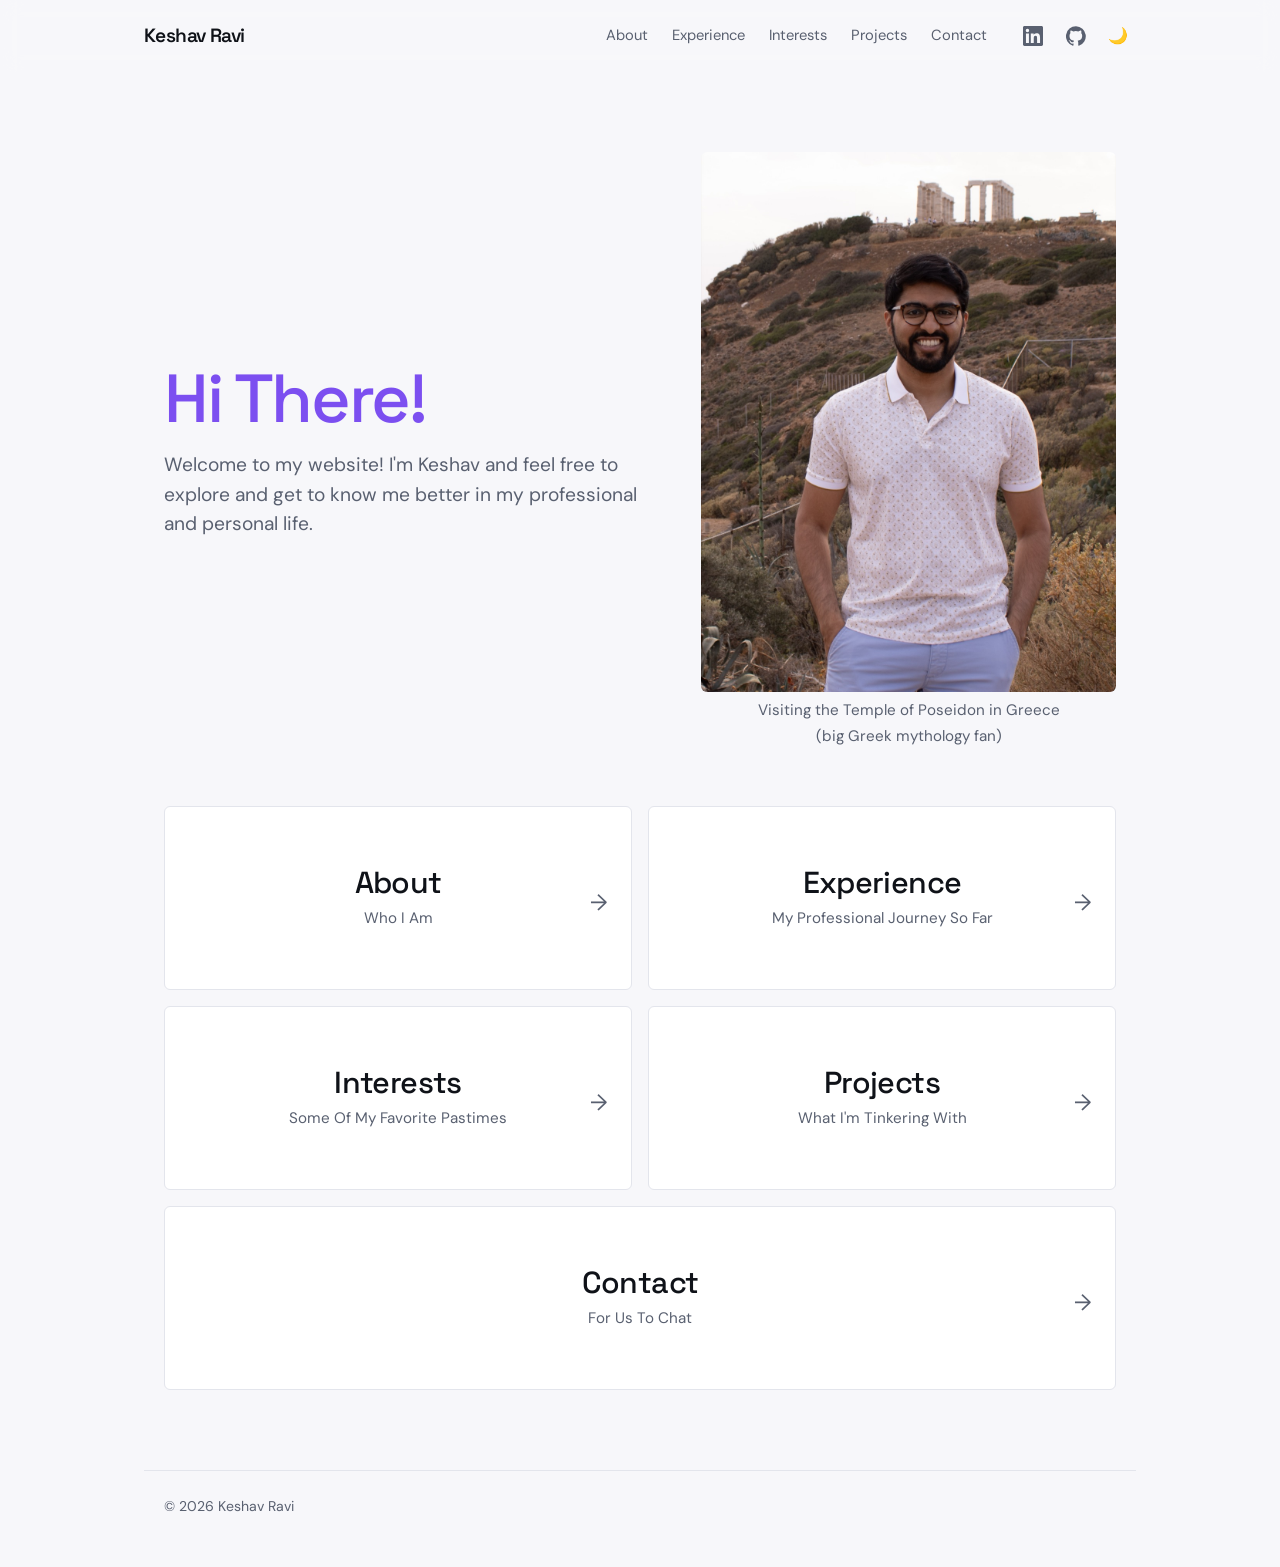
<file: index.html>
<!doctype html>
<html lang="en">
<head>
  <meta charset="utf-8">
  <meta name="viewport" content="width=device-width, initial-scale=1">
  <title>Keshav Ravi</title>
  <meta name="description" content="Personal website of Keshav Ravi: MBA and MS in Computer Science student at the University of Chicago.">
  <script src="theme.js"></script>
  <link rel="preconnect" href="https://fonts.googleapis.com">
  <link rel="preconnect" href="https://fonts.gstatic.com" crossorigin>
  <link href="https://fonts.googleapis.com/css2?family=DM+Sans:wght@400;500;600&amp;family=Space+Grotesk:wght@400;500;600;700&amp;display=swap" rel="stylesheet">
  <link rel="stylesheet" href="styles.css">
</head>
<body>
  <a class="skip-link" href="#main">Skip to content</a>
  <header class="site-header">
    <a class="brand" href="index.html">Keshav Ravi</a>
    <nav class="nav" aria-label="Main">
      <a href="about.html">About</a>
      <a href="experience.html">Experience</a>
      <a href="interests.html">Interests</a>
      <a href="projects.html">Projects</a>
      <a href="contact.html">Contact</a>
    <div class="header-tools">
      <a class="icon-link" href="https://www.linkedin.com/in/keshavravi" target="_blank" rel="noopener" aria-label="LinkedIn (opens in a new tab)">
        <svg viewBox="0 0 24 24" width="20" height="20" fill="currentColor" aria-hidden="true"><path d="M20.45 20.45h-3.56v-5.57c0-1.33-.03-3.04-1.85-3.04-1.86 0-2.14 1.45-2.14 2.94v5.67H9.35V9h3.41v1.56h.05c.48-.9 1.64-1.85 3.37-1.85 3.6 0 4.27 2.37 4.27 5.46v6.28zM5.34 7.43a2.06 2.06 0 1 1 0-4.13 2.06 2.06 0 0 1 0 4.13zM7.12 20.45H3.56V9h3.56v11.45zM22.22 0H1.77C.79 0 0 .77 0 1.73v20.54C0 23.23.79 24 1.77 24h20.45c.98 0 1.78-.77 1.78-1.73V1.73C24 .77 23.2 0 22.22 0z"/></svg>
      </a>
      <a class="icon-link" href="https://github.com/keshav-ravi" target="_blank" rel="noopener" aria-label="GitHub (opens in a new tab)">
        <svg viewBox="0 0 24 24" width="20" height="20" fill="currentColor" aria-hidden="true"><path d="M12 .3a12 12 0 0 0-3.8 23.4c.6.1.8-.3.8-.6v-2c-3.3.7-4-1.6-4-1.6-.6-1.4-1.4-1.8-1.4-1.8-1-.7.1-.7.1-.7 1.2.1 1.8 1.2 1.8 1.2 1 1.8 2.8 1.3 3.5 1 .1-.8.4-1.3.7-1.6-2.7-.3-5.5-1.3-5.5-5.9 0-1.3.5-2.4 1.2-3.2-.1-.3-.5-1.5.1-3.2 0 0 1-.3 3.3 1.2a11.5 11.5 0 0 1 6 0c2.3-1.5 3.3-1.2 3.3-1.2.7 1.7.2 2.9.1 3.2.8.8 1.2 1.9 1.2 3.2 0 4.6-2.8 5.6-5.5 5.9.4.4.8 1.1.8 2.2v3.3c0 .3.2.7.8.6A12 12 0 0 0 12 .3z"/></svg>
      </a>
      <button class="theme-toggle" id="theme-toggle" type="button" aria-label="Toggle dark mode"></button>
    </div>
    </nav>
  </header>

  <main id="main" class="home">
    <div class="hero">
      <div class="hero-text">
        <h1><em>Hi There!</em></h1>
        <p class="lead">Welcome to my website! I'm Keshav and feel free to explore and get to know me better in my professional and personal life.</p>
      </div>
      <figure class="hero-figure">
        <img class="hero-photo" src="photos/profile.jpg" alt="Keshav smiling in front of a hillside with Greek temple ruins" width="1076" height="1400">
        <figcaption>Visiting the Temple of Poseidon in Greece<br>(big Greek mythology fan)</figcaption>
      </figure>
    </div>

    <ul class="panels">
      <li><a class="panel" href="about.html"><span><h2>About</h2><p>Who I Am</p></span><span class="arrow" aria-hidden="true">&rarr;</span></a></li>
      <li><a class="panel" href="experience.html"><span><h2>Experience</h2><p>My Professional Journey So Far</p></span><span class="arrow" aria-hidden="true">&rarr;</span></a></li>
      <li><a class="panel" href="interests.html"><span><h2>Interests</h2><p>Some Of My Favorite Pastimes</p></span><span class="arrow" aria-hidden="true">&rarr;</span></a></li>
      <li><a class="panel" href="projects.html"><span><h2>Projects</h2><p>What I'm Tinkering With</p></span><span class="arrow" aria-hidden="true">&rarr;</span></a></li>
      <li class="wide-panel"><a class="panel" href="contact.html"><span><h2>Contact</h2><p>For Us To Chat</p></span><span class="arrow" aria-hidden="true">&rarr;</span></a></li>
    </ul>
  </main>

  <footer class="site-footer">&copy; <span id="year">2026</span> Keshav Ravi</footer>
  <script src="reveal.js"></script>
</body>
</html>
</file>
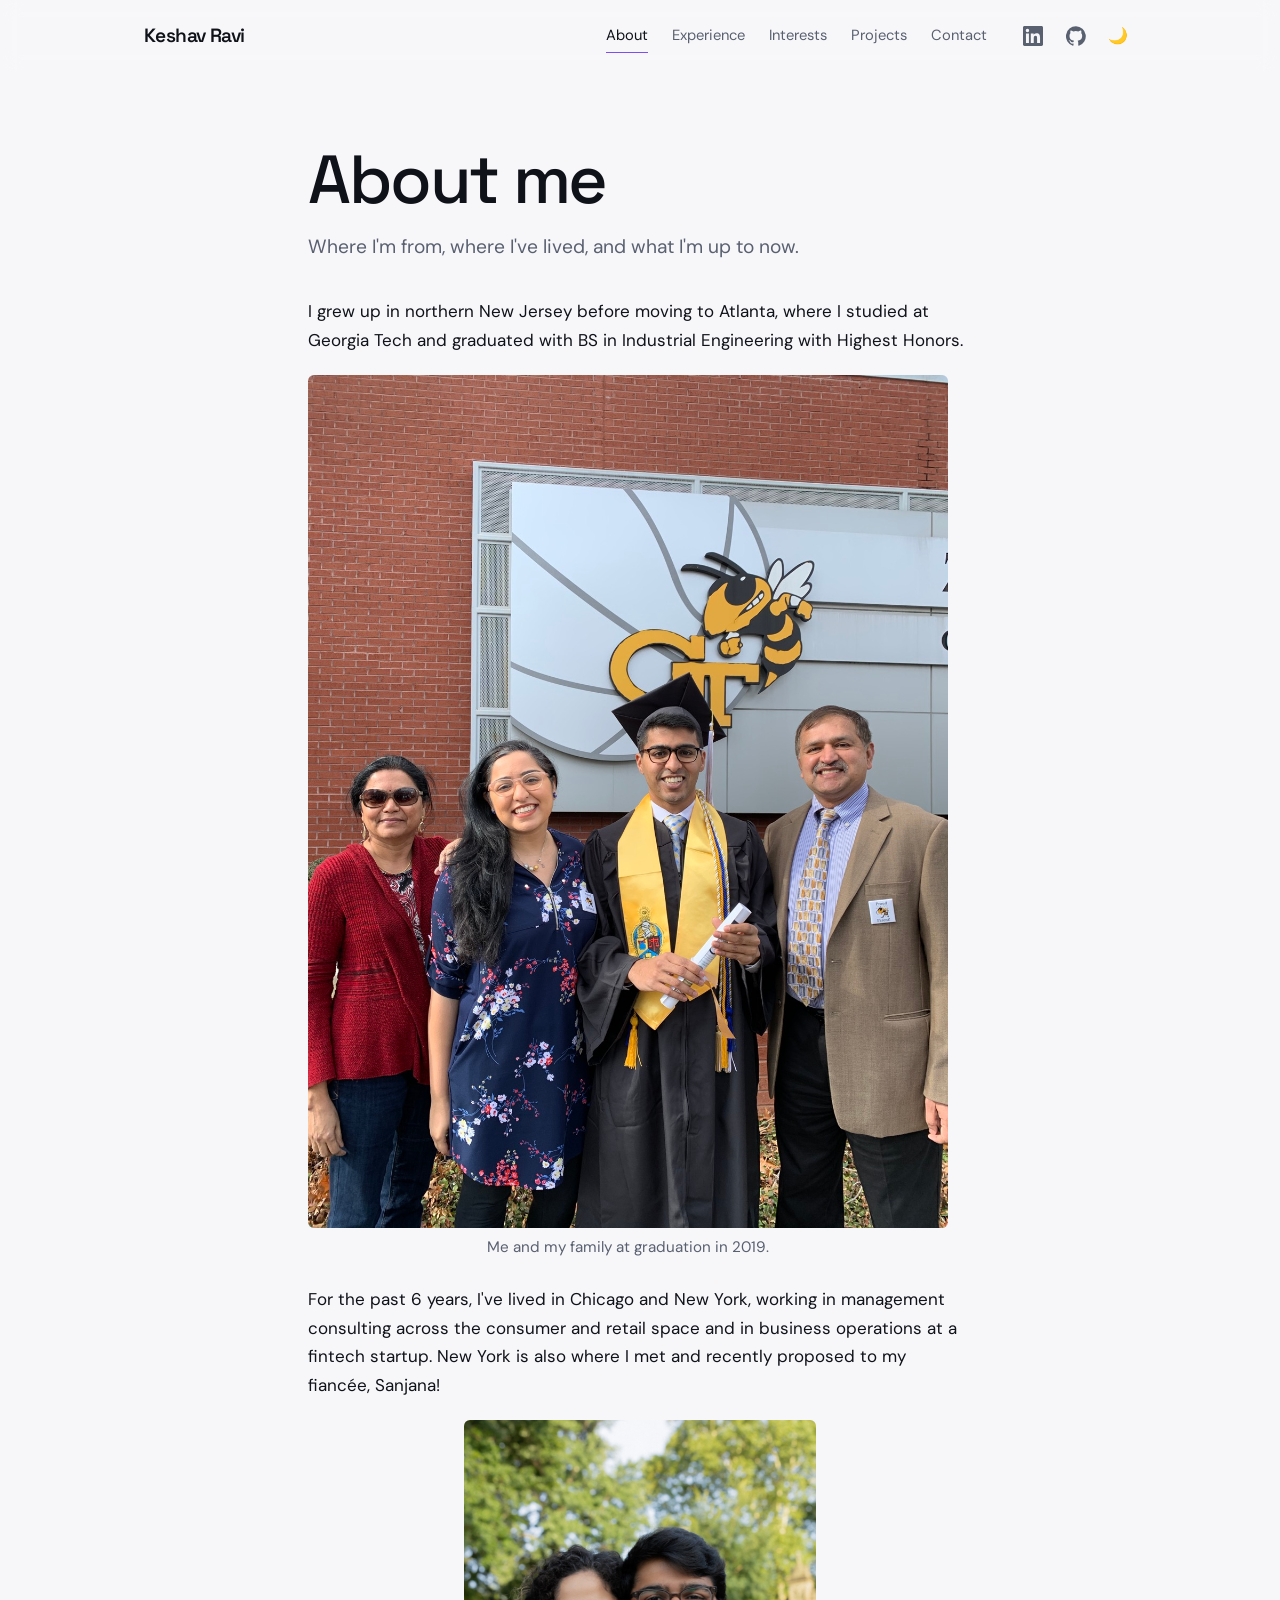
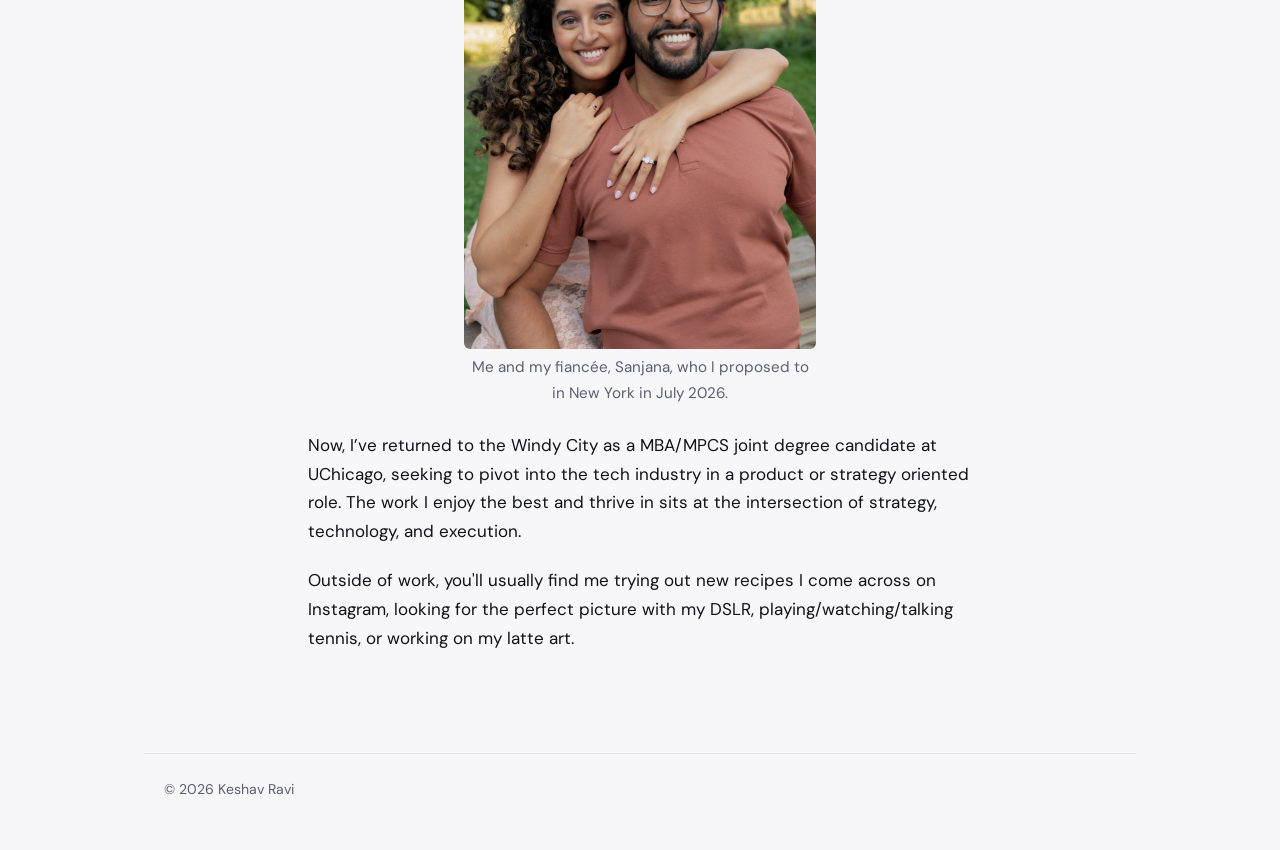
<file: about.html>
<!doctype html>
<html lang="en">
<head>
  <meta charset="utf-8">
  <meta name="viewport" content="width=device-width, initial-scale=1">
  <title>About | Keshav Ravi</title>
  <meta name="description" content="About Keshav Ravi: where I grew up, where I've lived, and what I do outside of work.">
  <script src="theme.js"></script>
  <link rel="preconnect" href="https://fonts.googleapis.com">
  <link rel="preconnect" href="https://fonts.gstatic.com" crossorigin>
  <link href="https://fonts.googleapis.com/css2?family=DM+Sans:wght@400;500;600&amp;family=Space+Grotesk:wght@400;500;600;700&amp;display=swap" rel="stylesheet">
  <link rel="stylesheet" href="styles.css">
</head>
<body>
  <a class="skip-link" href="#main">Skip to content</a>
  <header class="site-header">
    <a class="brand" href="index.html">Keshav Ravi</a>
    <nav class="nav" aria-label="Main">
      <a href="about.html" aria-current="page">About</a>
      <a href="experience.html">Experience</a>
      <a href="interests.html">Interests</a>
      <a href="projects.html">Projects</a>
      <a href="contact.html">Contact</a>
    <div class="header-tools">
      <a class="icon-link" href="https://www.linkedin.com/in/keshavravi" target="_blank" rel="noopener" aria-label="LinkedIn (opens in a new tab)">
        <svg viewBox="0 0 24 24" width="20" height="20" fill="currentColor" aria-hidden="true"><path d="M20.45 20.45h-3.56v-5.57c0-1.33-.03-3.04-1.85-3.04-1.86 0-2.14 1.45-2.14 2.94v5.67H9.35V9h3.41v1.56h.05c.48-.9 1.64-1.85 3.37-1.85 3.6 0 4.27 2.37 4.27 5.46v6.28zM5.34 7.43a2.06 2.06 0 1 1 0-4.13 2.06 2.06 0 0 1 0 4.13zM7.12 20.45H3.56V9h3.56v11.45zM22.22 0H1.77C.79 0 0 .77 0 1.73v20.54C0 23.23.79 24 1.77 24h20.45c.98 0 1.78-.77 1.78-1.73V1.73C24 .77 23.2 0 22.22 0z"/></svg>
      </a>
      <a class="icon-link" href="https://github.com/keshav-ravi" target="_blank" rel="noopener" aria-label="GitHub (opens in a new tab)">
        <svg viewBox="0 0 24 24" width="20" height="20" fill="currentColor" aria-hidden="true"><path d="M12 .3a12 12 0 0 0-3.8 23.4c.6.1.8-.3.8-.6v-2c-3.3.7-4-1.6-4-1.6-.6-1.4-1.4-1.8-1.4-1.8-1-.7.1-.7.1-.7 1.2.1 1.8 1.2 1.8 1.2 1 1.8 2.8 1.3 3.5 1 .1-.8.4-1.3.7-1.6-2.7-.3-5.5-1.3-5.5-5.9 0-1.3.5-2.4 1.2-3.2-.1-.3-.5-1.5.1-3.2 0 0 1-.3 3.3 1.2a11.5 11.5 0 0 1 6 0c2.3-1.5 3.3-1.2 3.3-1.2.7 1.7.2 2.9.1 3.2.8.8 1.2 1.9 1.2 3.2 0 4.6-2.8 5.6-5.5 5.9.4.4.8 1.1.8 2.2v3.3c0 .3.2.7.8.6A12 12 0 0 0 12 .3z"/></svg>
      </a>
      <button class="theme-toggle" id="theme-toggle" type="button" aria-label="Toggle dark mode"></button>
    </div>
    </nav>
  </header>

  <main id="main">
    <h1>About me</h1>
    <p class="lead">Where I'm from, where I've lived, and what I'm up to now.</p>
    <p>I grew up in northern New Jersey before moving to Atlanta, where I studied at Georgia Tech and graduated with BS in Industrial Engineering with Highest Honors.</p>
    <figure class="about-photo">
      <img src="photos/graduation.jpg" alt="Keshav and his family at his 2019 graduation" loading="lazy">
      <figcaption>Me and my family at graduation in 2019.</figcaption>
    </figure>
    <p>For the past 6 years, I've lived in Chicago and New York, working in management consulting across the consumer and retail space and in business operations at a fintech startup. New York is also where I met and recently proposed to my fiancée, Sanjana!</p>
    <figure class="about-photo portrait">
      <img src="photos/engagement.jpg" alt="Keshav and Sanjana after getting engaged in New York" loading="lazy">
      <figcaption>Me and my fiancée, Sanjana, who I proposed to in New York in July 2026.</figcaption>
    </figure>
    <p>Now, I’ve returned to the Windy City as a MBA/MPCS joint degree candidate at UChicago, seeking to pivot into the tech industry in a product or strategy oriented role. The work I enjoy the best and thrive in sits at the intersection of strategy, technology, and execution.</p>
    <p>Outside of work, you'll usually find me trying out new recipes I come across on Instagram, looking for the perfect picture with my DSLR, playing/watching/talking tennis, or working on my latte art.</p>
  </main>

  <footer class="site-footer">&copy; <span id="year">2026</span> Keshav Ravi</footer>
  <script src="reveal.js"></script>
</body>
</html>
</file>
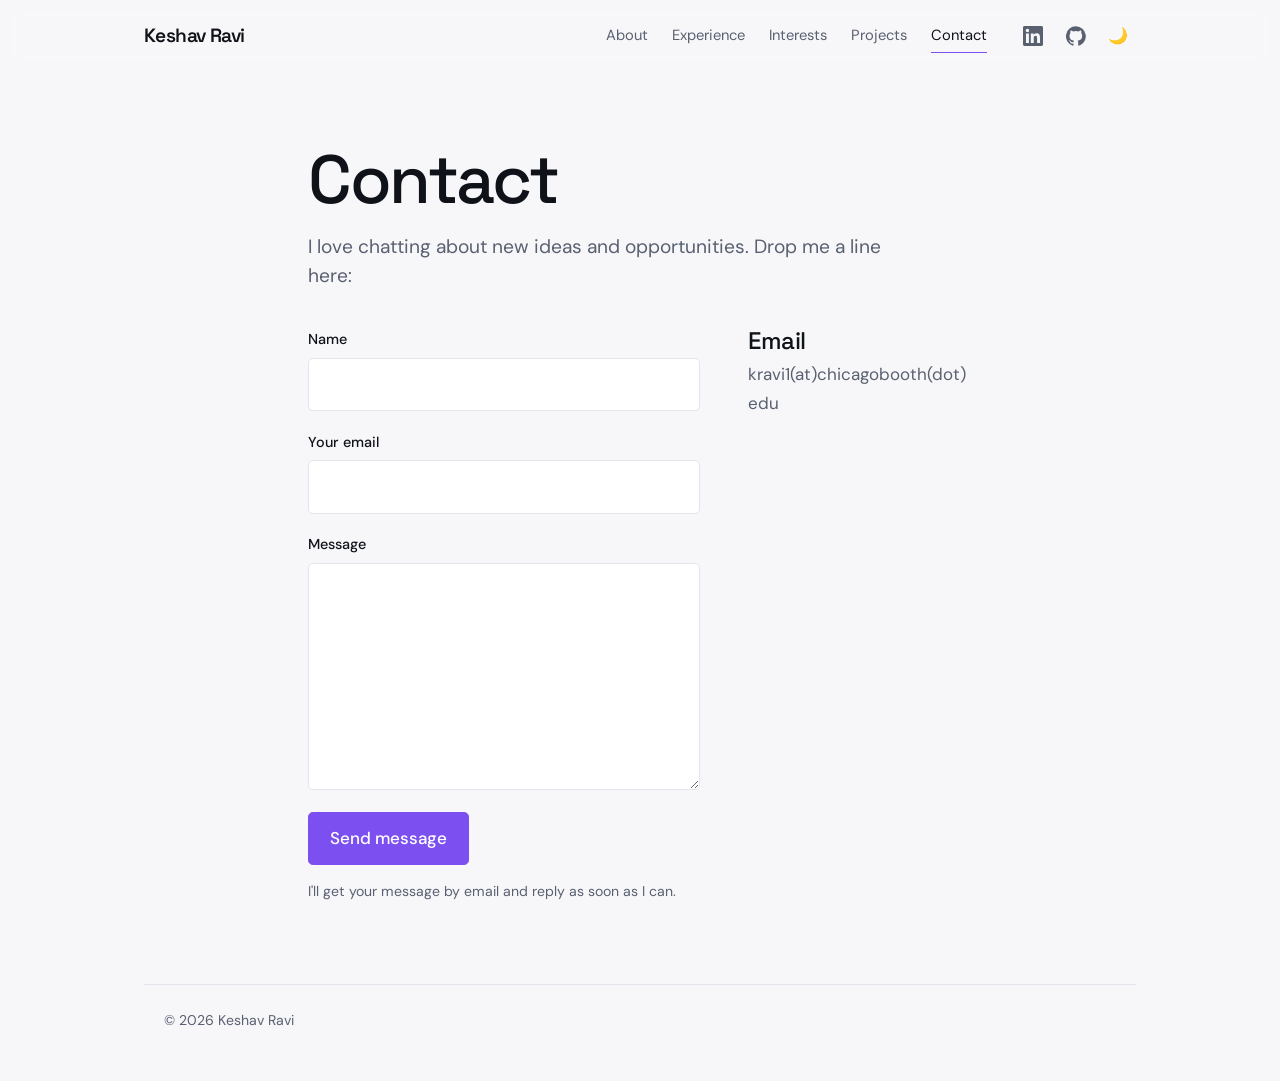
<file: contact.html>
<!doctype html>
<html lang="en">
<head>
  <meta charset="utf-8">
  <meta name="viewport" content="width=device-width, initial-scale=1">
  <title>Contact | Keshav Ravi</title>
  <meta name="description" content="Get in touch with Keshav Ravi.">
  <script src="theme.js"></script>
  <link rel="preconnect" href="https://fonts.googleapis.com">
  <link rel="preconnect" href="https://fonts.gstatic.com" crossorigin>
  <link href="https://fonts.googleapis.com/css2?family=DM+Sans:wght@400;500;600&amp;family=Space+Grotesk:wght@400;500;600;700&amp;display=swap" rel="stylesheet">
  <link rel="stylesheet" href="styles.css">
</head>
<body>
  <a class="skip-link" href="#main">Skip to content</a>
  <header class="site-header">
    <a class="brand" href="index.html">Keshav Ravi</a>
    <nav class="nav" aria-label="Main">
      <a href="about.html">About</a>
      <a href="experience.html">Experience</a>
      <a href="interests.html">Interests</a>
      <a href="projects.html">Projects</a>
      <a href="contact.html" aria-current="page">Contact</a>
    <div class="header-tools">
      <a class="icon-link" href="https://www.linkedin.com/in/keshavravi" target="_blank" rel="noopener" aria-label="LinkedIn (opens in a new tab)">
        <svg viewBox="0 0 24 24" width="20" height="20" fill="currentColor" aria-hidden="true"><path d="M20.45 20.45h-3.56v-5.57c0-1.33-.03-3.04-1.85-3.04-1.86 0-2.14 1.45-2.14 2.94v5.67H9.35V9h3.41v1.56h.05c.48-.9 1.64-1.85 3.37-1.85 3.6 0 4.27 2.37 4.27 5.46v6.28zM5.34 7.43a2.06 2.06 0 1 1 0-4.13 2.06 2.06 0 0 1 0 4.13zM7.12 20.45H3.56V9h3.56v11.45zM22.22 0H1.77C.79 0 0 .77 0 1.73v20.54C0 23.23.79 24 1.77 24h20.45c.98 0 1.78-.77 1.78-1.73V1.73C24 .77 23.2 0 22.22 0z"/></svg>
      </a>
      <a class="icon-link" href="https://github.com/keshav-ravi" target="_blank" rel="noopener" aria-label="GitHub (opens in a new tab)">
        <svg viewBox="0 0 24 24" width="20" height="20" fill="currentColor" aria-hidden="true"><path d="M12 .3a12 12 0 0 0-3.8 23.4c.6.1.8-.3.8-.6v-2c-3.3.7-4-1.6-4-1.6-.6-1.4-1.4-1.8-1.4-1.8-1-.7.1-.7.1-.7 1.2.1 1.8 1.2 1.8 1.2 1 1.8 2.8 1.3 3.5 1 .1-.8.4-1.3.7-1.6-2.7-.3-5.5-1.3-5.5-5.9 0-1.3.5-2.4 1.2-3.2-.1-.3-.5-1.5.1-3.2 0 0 1-.3 3.3 1.2a11.5 11.5 0 0 1 6 0c2.3-1.5 3.3-1.2 3.3-1.2.7 1.7.2 2.9.1 3.2.8.8 1.2 1.9 1.2 3.2 0 4.6-2.8 5.6-5.5 5.9.4.4.8 1.1.8 2.2v3.3c0 .3.2.7.8.6A12 12 0 0 0 12 .3z"/></svg>
      </a>
      <button class="theme-toggle" id="theme-toggle" type="button" aria-label="Toggle dark mode"></button>
    </div>
    </nav>
  </header>

  <main id="main">
    <h1>Contact</h1>
    <p class="lead">I love chatting about new ideas and opportunities. Drop me a line here:</p>

    <div class="contact-grid">
      <form class="contact-form" id="contact-form" action="https://formspree.io/f/xdeadbnd" method="POST">
        <label for="name">Name</label>
        <input id="name" name="name" type="text" autocomplete="name" required>

        <label for="email">Your email</label>
        <input id="email" name="email" type="email" autocomplete="email" required>

        <label for="message">Message</label>
        <textarea id="message" name="message" rows="7" required></textarea>

        <input type="text" name="_gotcha" tabindex="-1" autocomplete="off" class="hp" aria-hidden="true">

        <button class="button" type="submit">Send message</button>
        <p class="form-note" id="form-note" role="status">I'll get your message by email and reply as soon as I can.</p>
      </form>

      <aside class="contact-side" aria-label="Email address">
        <h2>Email</h2>
        <p id="email-display">kravi1(at)chicagobooth(dot)edu</p>
      </aside>
    </div>
  </main>

  <footer class="site-footer">&copy; <span id="year">2026</span> Keshav Ravi</footer>
  <script src="reveal.js"></script>
  <script src="contact.js"></script>
</body>
</html>
</file>
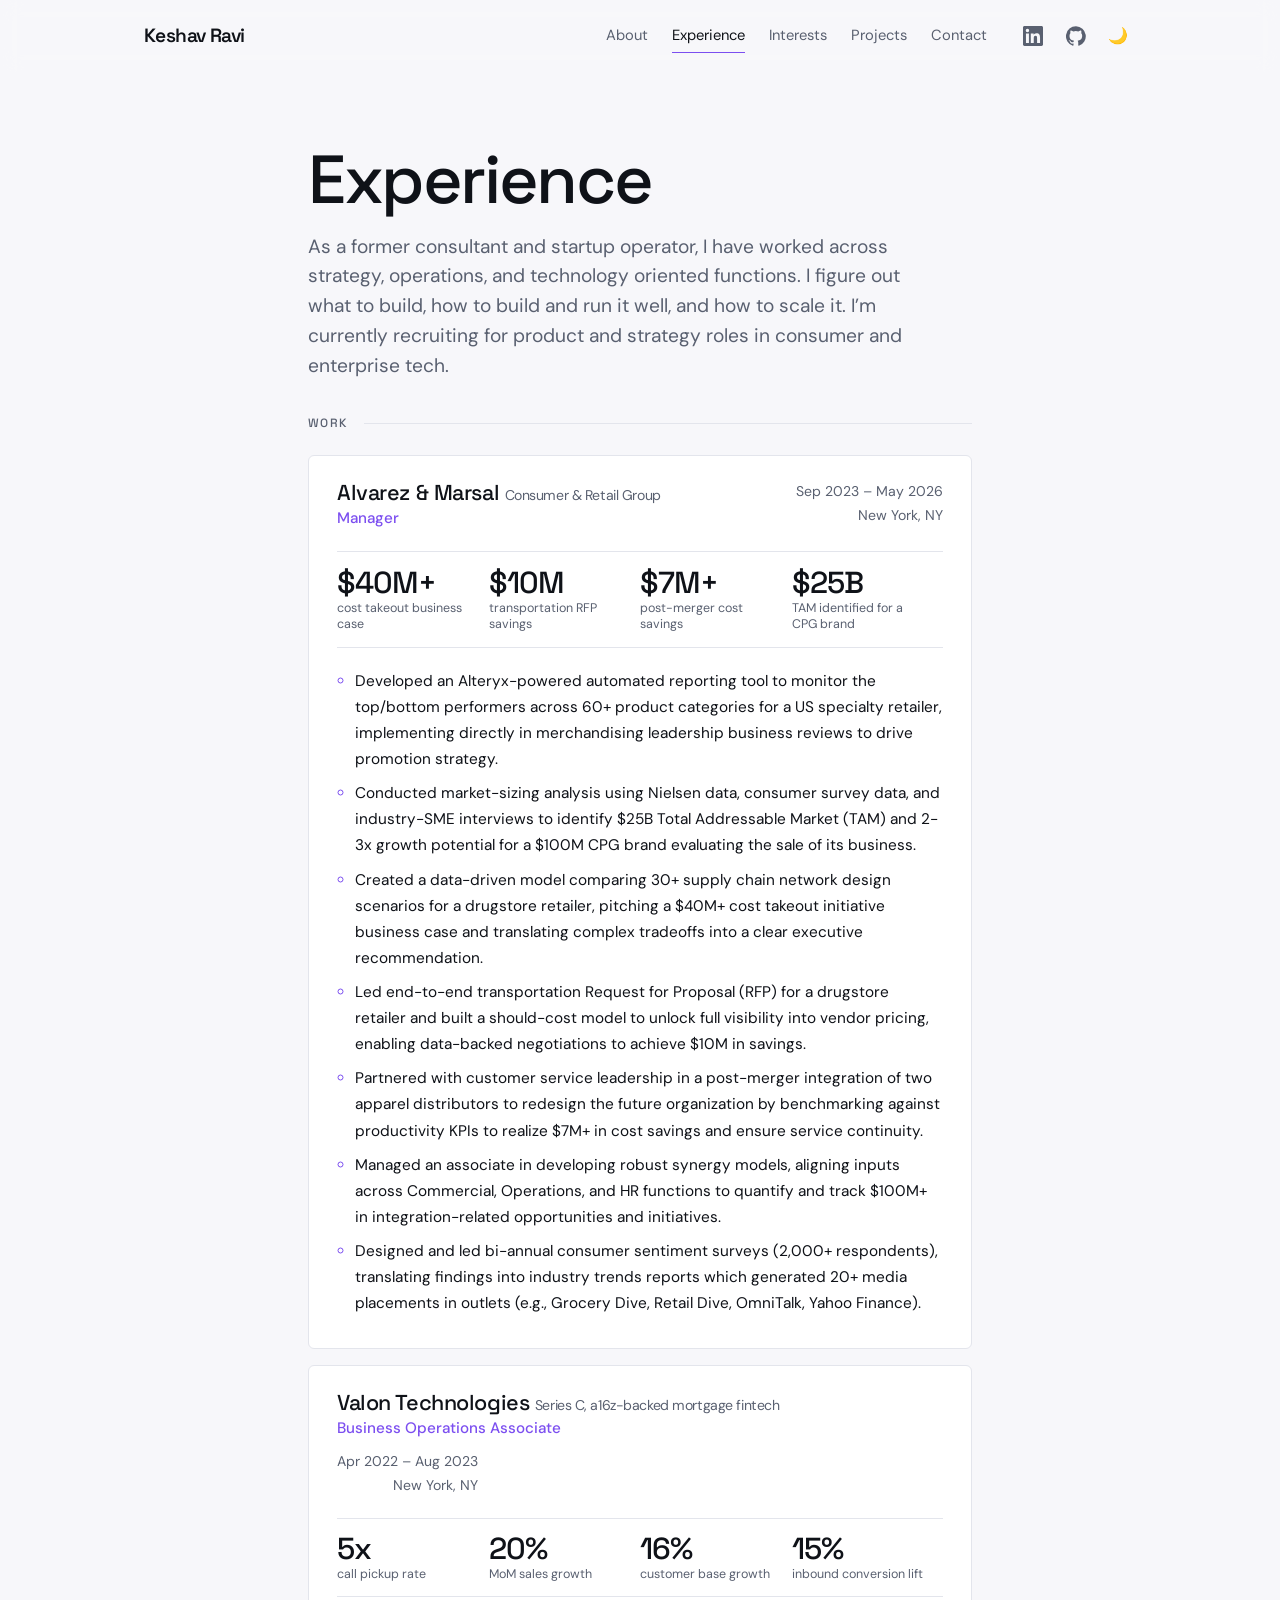
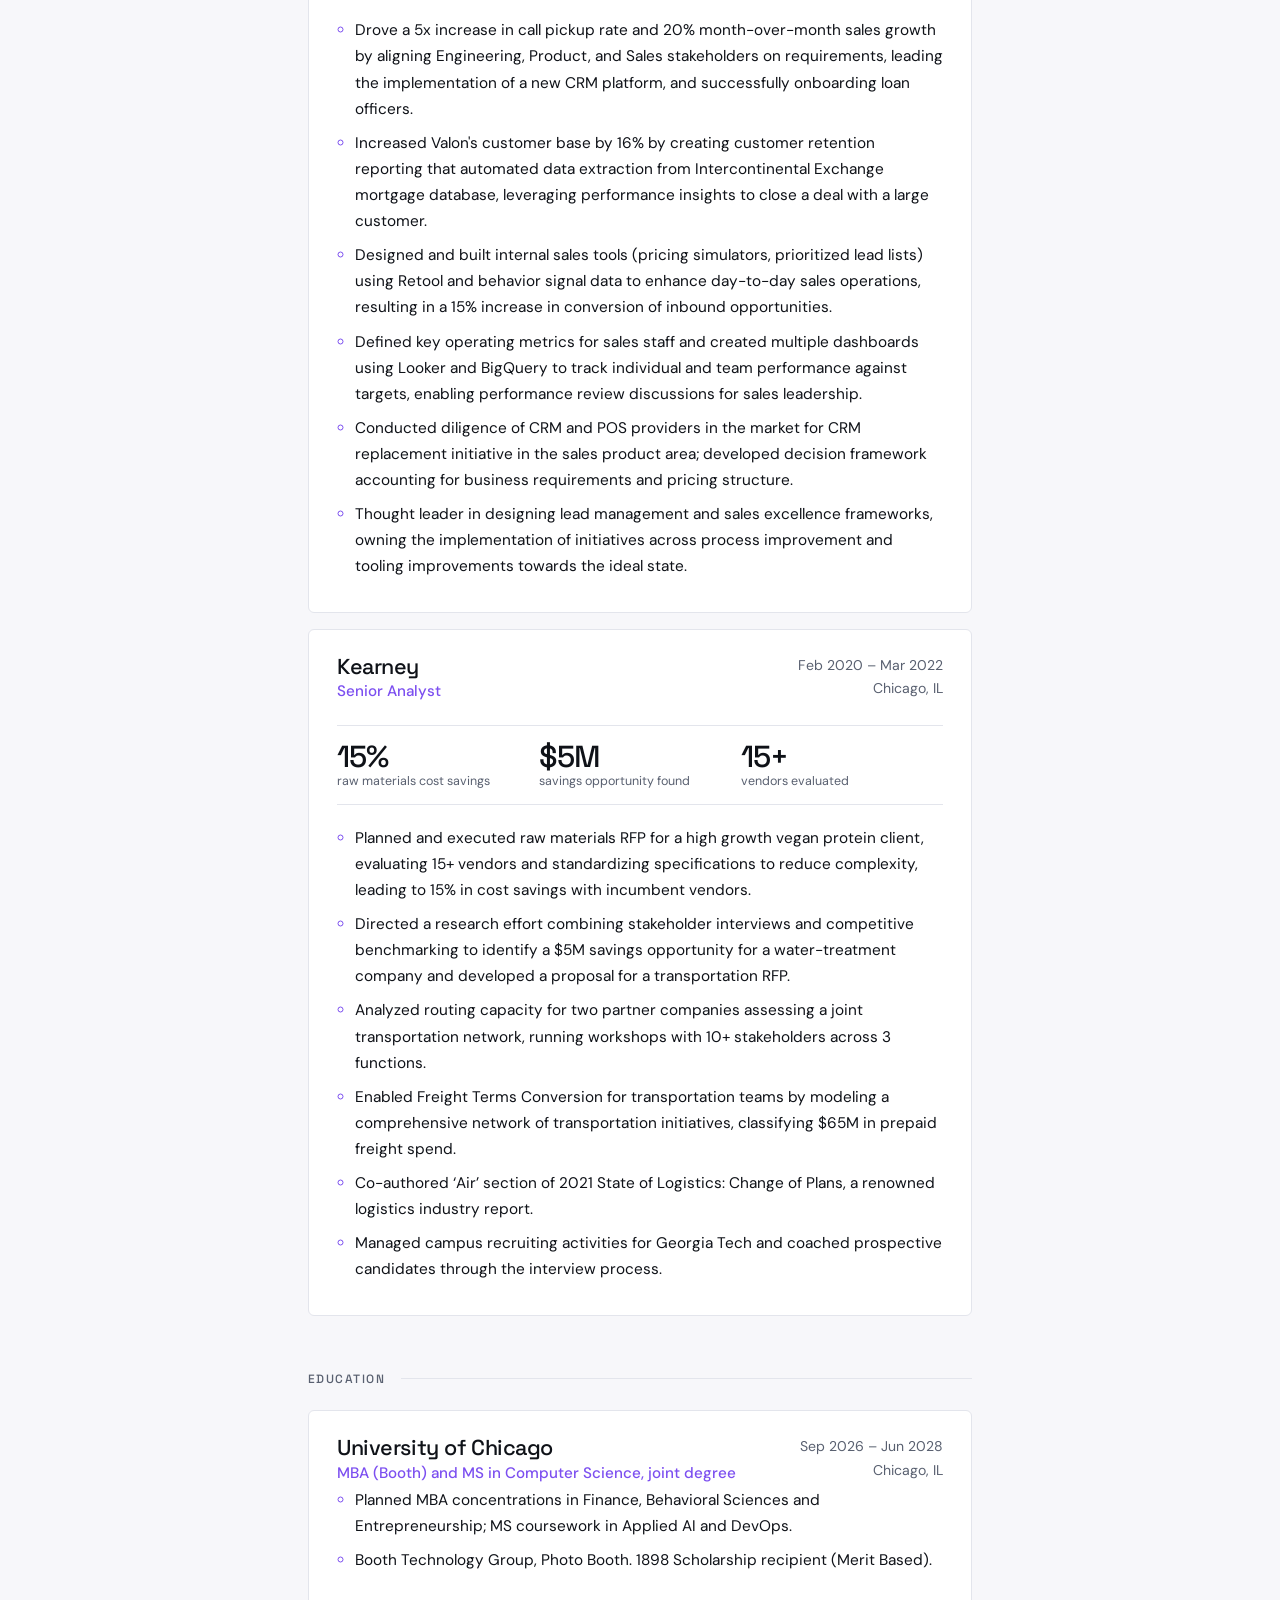
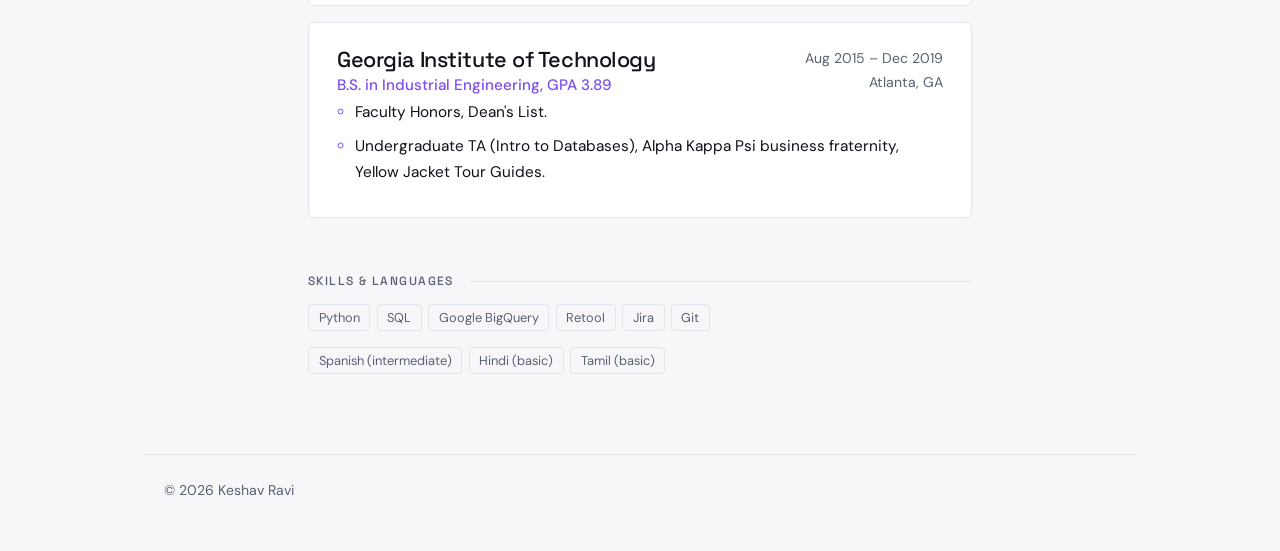
<file: experience.html>
<!doctype html>
<html lang="en">
<head>
  <meta charset="utf-8">
  <meta name="viewport" content="width=device-width, initial-scale=1">
  <title>Experience | Keshav Ravi</title>
  <meta name="description" content="Professional experience of Keshav Ravi.">
  <script src="theme.js"></script>
  <link rel="preconnect" href="https://fonts.googleapis.com">
  <link rel="preconnect" href="https://fonts.gstatic.com" crossorigin>
  <link href="https://fonts.googleapis.com/css2?family=DM+Sans:wght@400;500;600&amp;family=Space+Grotesk:wght@400;500;600;700&amp;display=swap" rel="stylesheet">
  <link rel="stylesheet" href="styles.css">
</head>
<body>
  <a class="skip-link" href="#main">Skip to content</a>
  <header class="site-header">
    <a class="brand" href="index.html">Keshav Ravi</a>
    <nav class="nav" aria-label="Main">
      <a href="about.html">About</a>
      <a href="experience.html" aria-current="page">Experience</a>
      <a href="interests.html">Interests</a>
      <a href="projects.html">Projects</a>
      <a href="contact.html">Contact</a>
    <div class="header-tools">
      <a class="icon-link" href="https://www.linkedin.com/in/keshavravi" target="_blank" rel="noopener" aria-label="LinkedIn (opens in a new tab)">
        <svg viewBox="0 0 24 24" width="20" height="20" fill="currentColor" aria-hidden="true"><path d="M20.45 20.45h-3.56v-5.57c0-1.33-.03-3.04-1.85-3.04-1.86 0-2.14 1.45-2.14 2.94v5.67H9.35V9h3.41v1.56h.05c.48-.9 1.64-1.85 3.37-1.85 3.6 0 4.27 2.37 4.27 5.46v6.28zM5.34 7.43a2.06 2.06 0 1 1 0-4.13 2.06 2.06 0 0 1 0 4.13zM7.12 20.45H3.56V9h3.56v11.45zM22.22 0H1.77C.79 0 0 .77 0 1.73v20.54C0 23.23.79 24 1.77 24h20.45c.98 0 1.78-.77 1.78-1.73V1.73C24 .77 23.2 0 22.22 0z"/></svg>
      </a>
      <a class="icon-link" href="https://github.com/keshav-ravi" target="_blank" rel="noopener" aria-label="GitHub (opens in a new tab)">
        <svg viewBox="0 0 24 24" width="20" height="20" fill="currentColor" aria-hidden="true"><path d="M12 .3a12 12 0 0 0-3.8 23.4c.6.1.8-.3.8-.6v-2c-3.3.7-4-1.6-4-1.6-.6-1.4-1.4-1.8-1.4-1.8-1-.7.1-.7.1-.7 1.2.1 1.8 1.2 1.8 1.2 1 1.8 2.8 1.3 3.5 1 .1-.8.4-1.3.7-1.6-2.7-.3-5.5-1.3-5.5-5.9 0-1.3.5-2.4 1.2-3.2-.1-.3-.5-1.5.1-3.2 0 0 1-.3 3.3 1.2a11.5 11.5 0 0 1 6 0c2.3-1.5 3.3-1.2 3.3-1.2.7 1.7.2 2.9.1 3.2.8.8 1.2 1.9 1.2 3.2 0 4.6-2.8 5.6-5.5 5.9.4.4.8 1.1.8 2.2v3.3c0 .3.2.7.8.6A12 12 0 0 0 12 .3z"/></svg>
      </a>
      <button class="theme-toggle" id="theme-toggle" type="button" aria-label="Toggle dark mode"></button>
    </div>
    </nav>
  </header>

  <main id="main">
    <h1>Experience</h1>
    <p class="lead">As a former consultant and startup operator, I have worked across strategy, operations, and technology oriented functions. I figure out what to build, how to build and run it well, and how to scale it. I&rsquo;m currently recruiting for product and strategy roles in consumer and enterprise tech.</p>
    <section aria-labelledby="work-h">
      <h2 class="section-title" id="work-h">Work</h2>
      <ol class="card-list timeline">
      <li class="card job">
        <div class="job-head">
          <div>
            <h3>Alvarez &amp; Marsal <span class="company-note">Consumer &amp; Retail Group</span></h3>
            <p class="role">Manager</p>
          </div>
          <p class="meta">Sep 2023 &ndash; May 2026<br>New York, NY</p>
        </div>
        <ul class="stats" aria-label="Highlights"><li><span class="stat-num">$40M+</span><span class="stat-label">cost takeout business case</span></li><li><span class="stat-num">$10M</span><span class="stat-label">transportation RFP savings</span></li><li><span class="stat-num">$7M+</span><span class="stat-label">post-merger cost savings</span></li><li><span class="stat-num">$25B</span><span class="stat-label">TAM identified for a CPG brand</span></li></ul>
        <ul class="bullets">
          <li>Developed an Alteryx-powered automated reporting tool to monitor the top/bottom performers across 60+ product categories for a US specialty retailer, implementing directly in merchandising leadership business reviews to drive promotion strategy.</li>
          <li>Conducted market-sizing analysis using Nielsen data, consumer survey data, and industry-SME interviews to identify $25B Total Addressable Market (TAM) and 2-3x growth potential for a $100M CPG brand evaluating the sale of its business.</li>
          <li>Created a data-driven model comparing 30+ supply chain network design scenarios for a drugstore retailer, pitching a $40M+ cost takeout initiative business case and translating complex tradeoffs into a clear executive recommendation.</li>
          <li>Led end-to-end transportation Request for Proposal (RFP) for a drugstore retailer and built a should-cost model to unlock full visibility into vendor pricing, enabling data-backed negotiations to achieve $10M in savings.</li>
          <li>Partnered with customer service leadership in a post-merger integration of two apparel distributors to redesign the future organization by benchmarking against productivity KPIs to realize $7M+ in cost savings and ensure service continuity.</li>
          <li>Managed an associate in developing robust synergy models, aligning inputs across Commercial, Operations, and HR functions to quantify and track $100M+ in integration-related opportunities and initiatives.</li>
          <li>Designed and led bi-annual consumer sentiment surveys (2,000+ respondents), translating findings into industry trends reports which generated 20+ media placements in outlets (e.g., Grocery Dive, Retail Dive, OmniTalk, Yahoo Finance).</li>
        </ul>
      </li>
      <li class="card job">
        <div class="job-head">
          <div>
            <h3>Valon Technologies <span class="company-note">Series C, a16z-backed mortgage fintech</span></h3>
            <p class="role">Business Operations Associate</p>
          </div>
          <p class="meta">Apr 2022 &ndash; Aug 2023<br>New York, NY</p>
        </div>
        <ul class="stats" aria-label="Highlights"><li><span class="stat-num">5x</span><span class="stat-label">call pickup rate</span></li><li><span class="stat-num">20%</span><span class="stat-label">MoM sales growth</span></li><li><span class="stat-num">16%</span><span class="stat-label">customer base growth</span></li><li><span class="stat-num">15%</span><span class="stat-label">inbound conversion lift</span></li></ul>
        <ul class="bullets">
          <li>Drove a 5x increase in call pickup rate and 20% month-over-month sales growth by aligning Engineering, Product, and Sales stakeholders on requirements, leading the implementation of a new CRM platform, and successfully onboarding loan officers.</li>
          <li>Increased Valon's customer base by 16% by creating customer retention reporting that automated data extraction from Intercontinental Exchange mortgage database, leveraging performance insights to close a deal with a large customer.</li>
          <li>Designed and built internal sales tools (pricing simulators, prioritized lead lists) using Retool and behavior signal data to enhance day-to-day sales operations, resulting in a 15% increase in conversion of inbound opportunities.</li>
          <li>Defined key operating metrics for sales staff and created multiple dashboards using Looker and BigQuery to track individual and team performance against targets, enabling performance review discussions for sales leadership.</li>
          <li>Conducted diligence of CRM and POS providers in the market for CRM replacement initiative in the sales product area; developed decision framework accounting for business requirements and pricing structure.</li>
          <li>Thought leader in designing lead management and sales excellence frameworks, owning the implementation of initiatives across process improvement and tooling improvements towards the ideal state.</li>
        </ul>
      </li>
      <li class="card job">
        <div class="job-head">
          <div>
            <h3>Kearney</h3>
            <p class="role">Senior Analyst</p>
          </div>
          <p class="meta">Feb 2020 &ndash; Mar 2022<br>Chicago, IL</p>
        </div>
        <ul class="stats" aria-label="Highlights"><li><span class="stat-num">15%</span><span class="stat-label">raw materials cost savings</span></li><li><span class="stat-num">$5M</span><span class="stat-label">savings opportunity found</span></li><li><span class="stat-num">15+</span><span class="stat-label">vendors evaluated</span></li></ul>
        <ul class="bullets">
          <li>Planned and executed raw materials RFP for a high growth vegan protein client, evaluating 15+ vendors and standardizing specifications to reduce complexity, leading to 15% in cost savings with incumbent vendors.</li>
          <li>Directed a research effort combining stakeholder interviews and competitive benchmarking to identify a $5M savings opportunity for a water-treatment company and developed a proposal for a transportation RFP.</li>
          <li>Analyzed routing capacity for two partner companies assessing a joint transportation network, running workshops with 10+ stakeholders across 3 functions.</li>
          <li>Enabled Freight Terms Conversion for transportation teams by modeling a comprehensive network of transportation initiatives, classifying $65M in prepaid freight spend.</li>
          <li>Co-authored ‘Air’ section of 2021 State of Logistics: Change of Plans, a renowned logistics industry report.</li>
          <li>Managed campus recruiting activities for Georgia Tech and coached prospective candidates through the interview process.</li>
        </ul>
      </li>
      </ol>
    </section>

    <section aria-labelledby="edu-h">
      <h2 class="section-title" id="edu-h">Education</h2>
      <ol class="card-list timeline">
        <li class="card job">
          <div class="job-head">
            <div>
              <h3>University of Chicago</h3>
              <p class="role">MBA (Booth) and MS in Computer Science, joint degree</p>
            </div>
            <p class="meta">Sep 2026 &ndash; Jun 2028<br>Chicago, IL</p>
          </div>
          <ul class="bullets">
          <li>Planned MBA concentrations in Finance, Behavioral Sciences and Entrepreneurship; MS coursework in Applied AI and DevOps.</li>
          <li>Booth Technology Group, Photo Booth. 1898 Scholarship recipient (Merit Based).</li>
        </ul>
        </li>
        <li class="card job">
          <div class="job-head">
            <div>
              <h3>Georgia Institute of Technology</h3>
              <p class="role">B.S. in Industrial Engineering, GPA 3.89</p>
            </div>
            <p class="meta">Aug 2015 &ndash; Dec 2019<br>Atlanta, GA</p>
          </div>
          <ul class="bullets">
          <li>Faculty Honors, Dean's List.</li>
          <li>Undergraduate TA (Intro to Databases), Alpha Kappa Psi business fraternity, Yellow Jacket Tour Guides.</li>
        </ul>
        </li>
      </ol>
    </section>

    <section aria-labelledby="skills-h">
      <h2 class="section-title" id="skills-h">Skills &amp; languages</h2>
      <ul class="tags" aria-label="Technical skills"><li>Python</li><li>SQL</li><li>Google BigQuery</li><li>Retool</li><li>Jira</li><li>Git</li></ul>
      <ul class="tags" aria-label="Languages"><li>Spanish (intermediate)</li><li>Hindi (basic)</li><li>Tamil (basic)</li></ul>
    </section>
  </main>

  <footer class="site-footer">&copy; <span id="year">2026</span> Keshav Ravi</footer>
  <script src="reveal.js"></script>
</body>
</html>
</file>
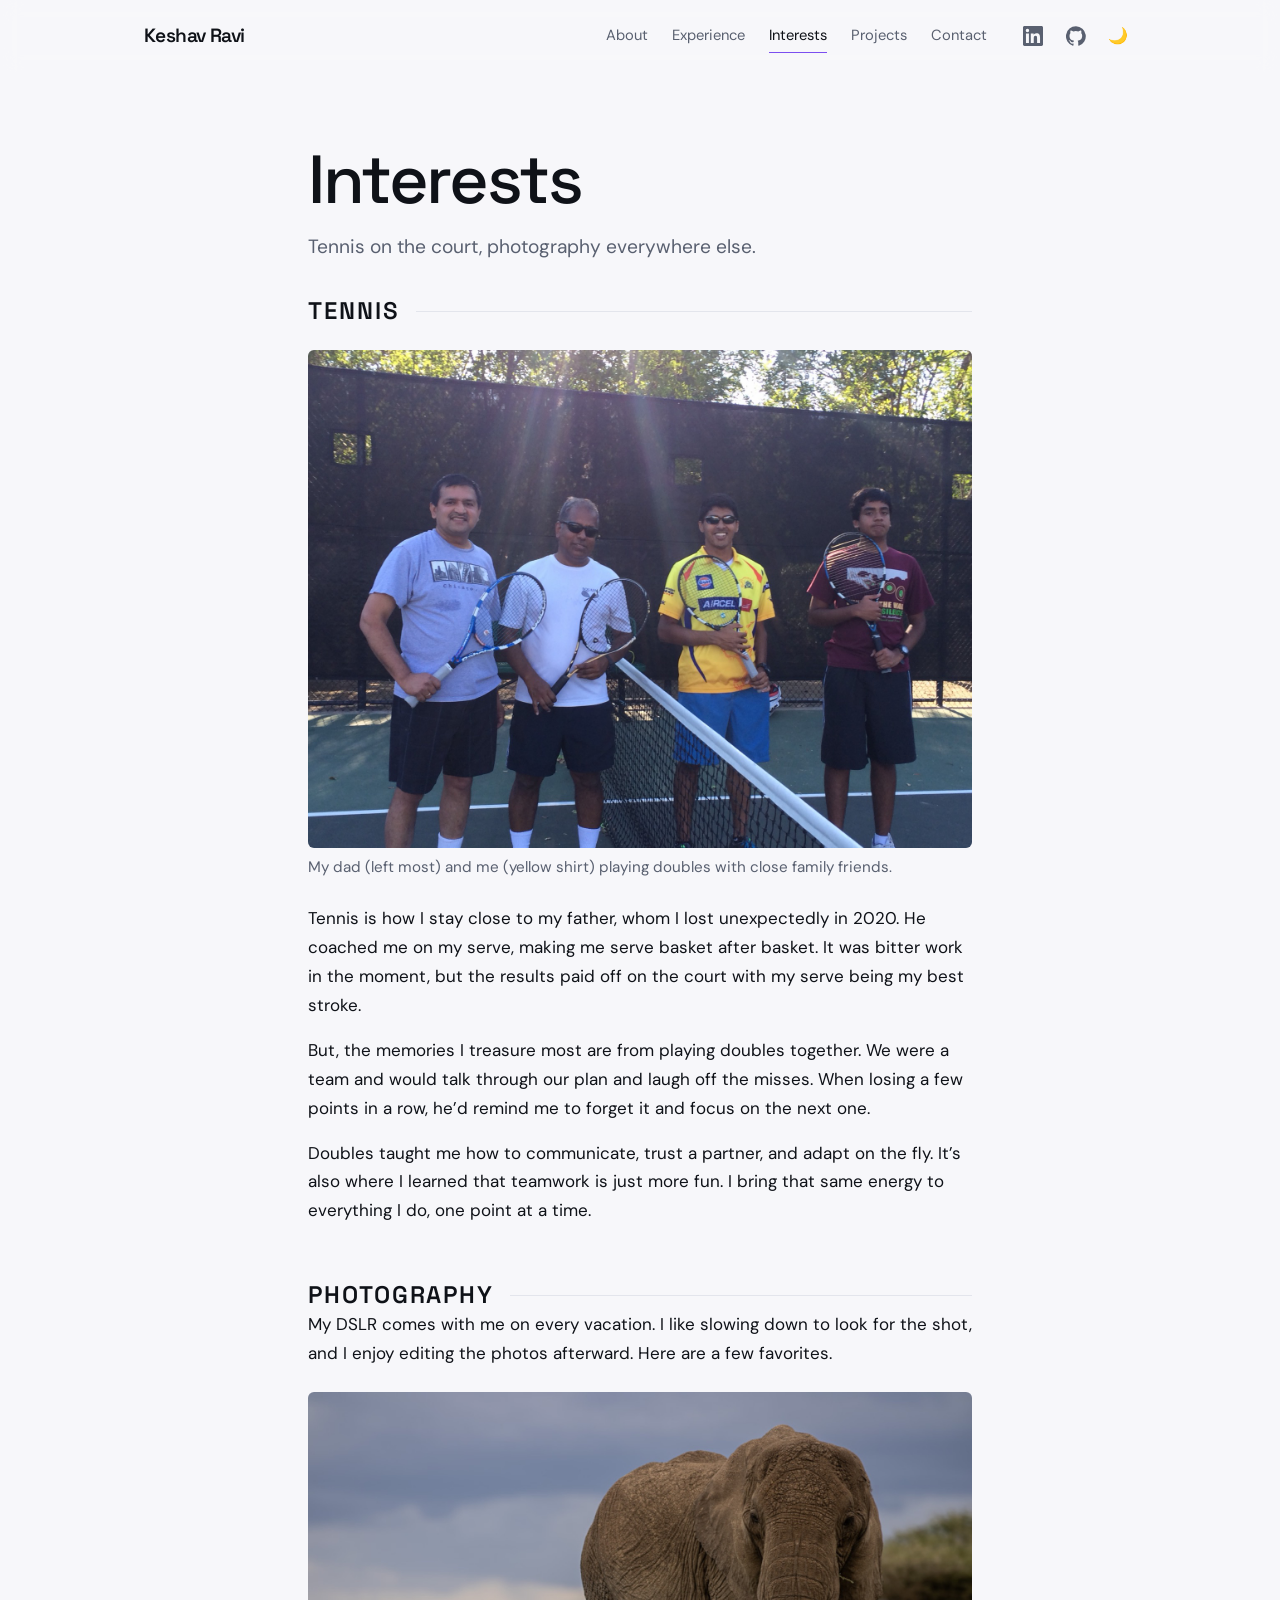
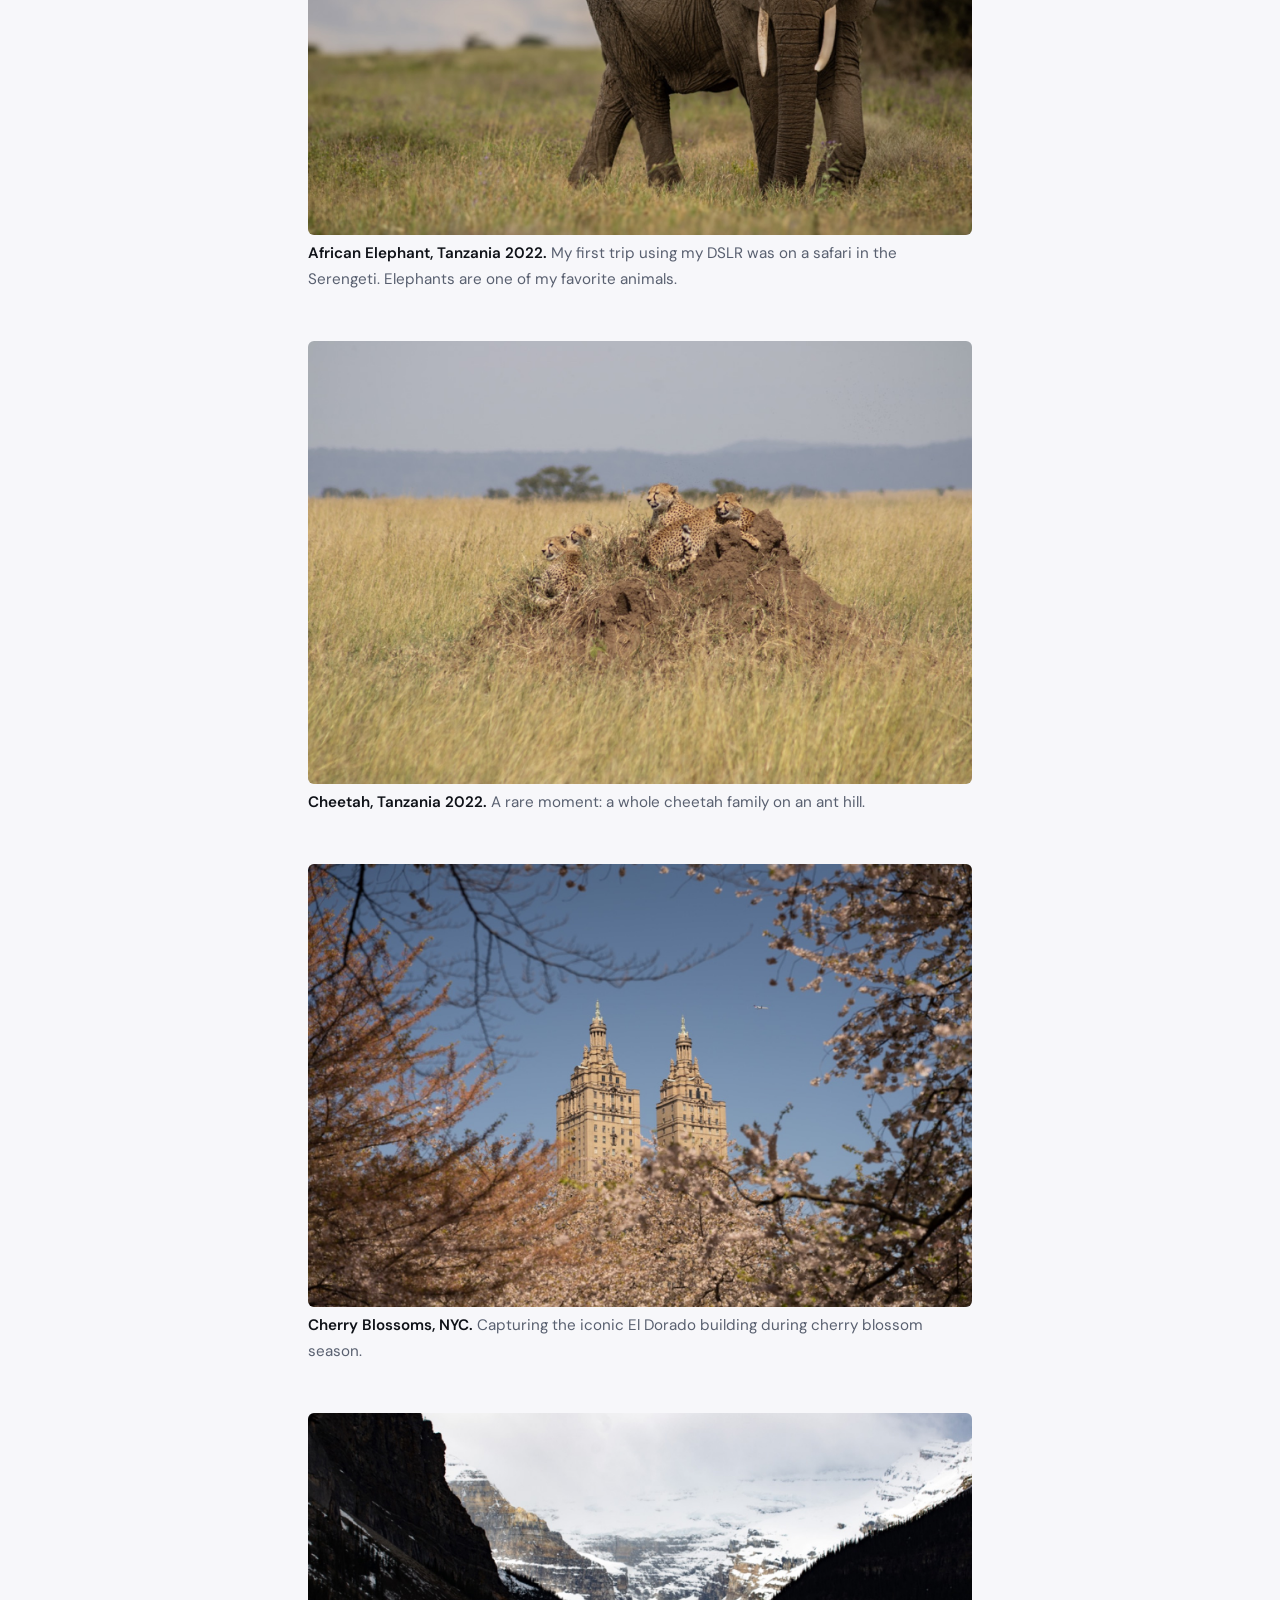
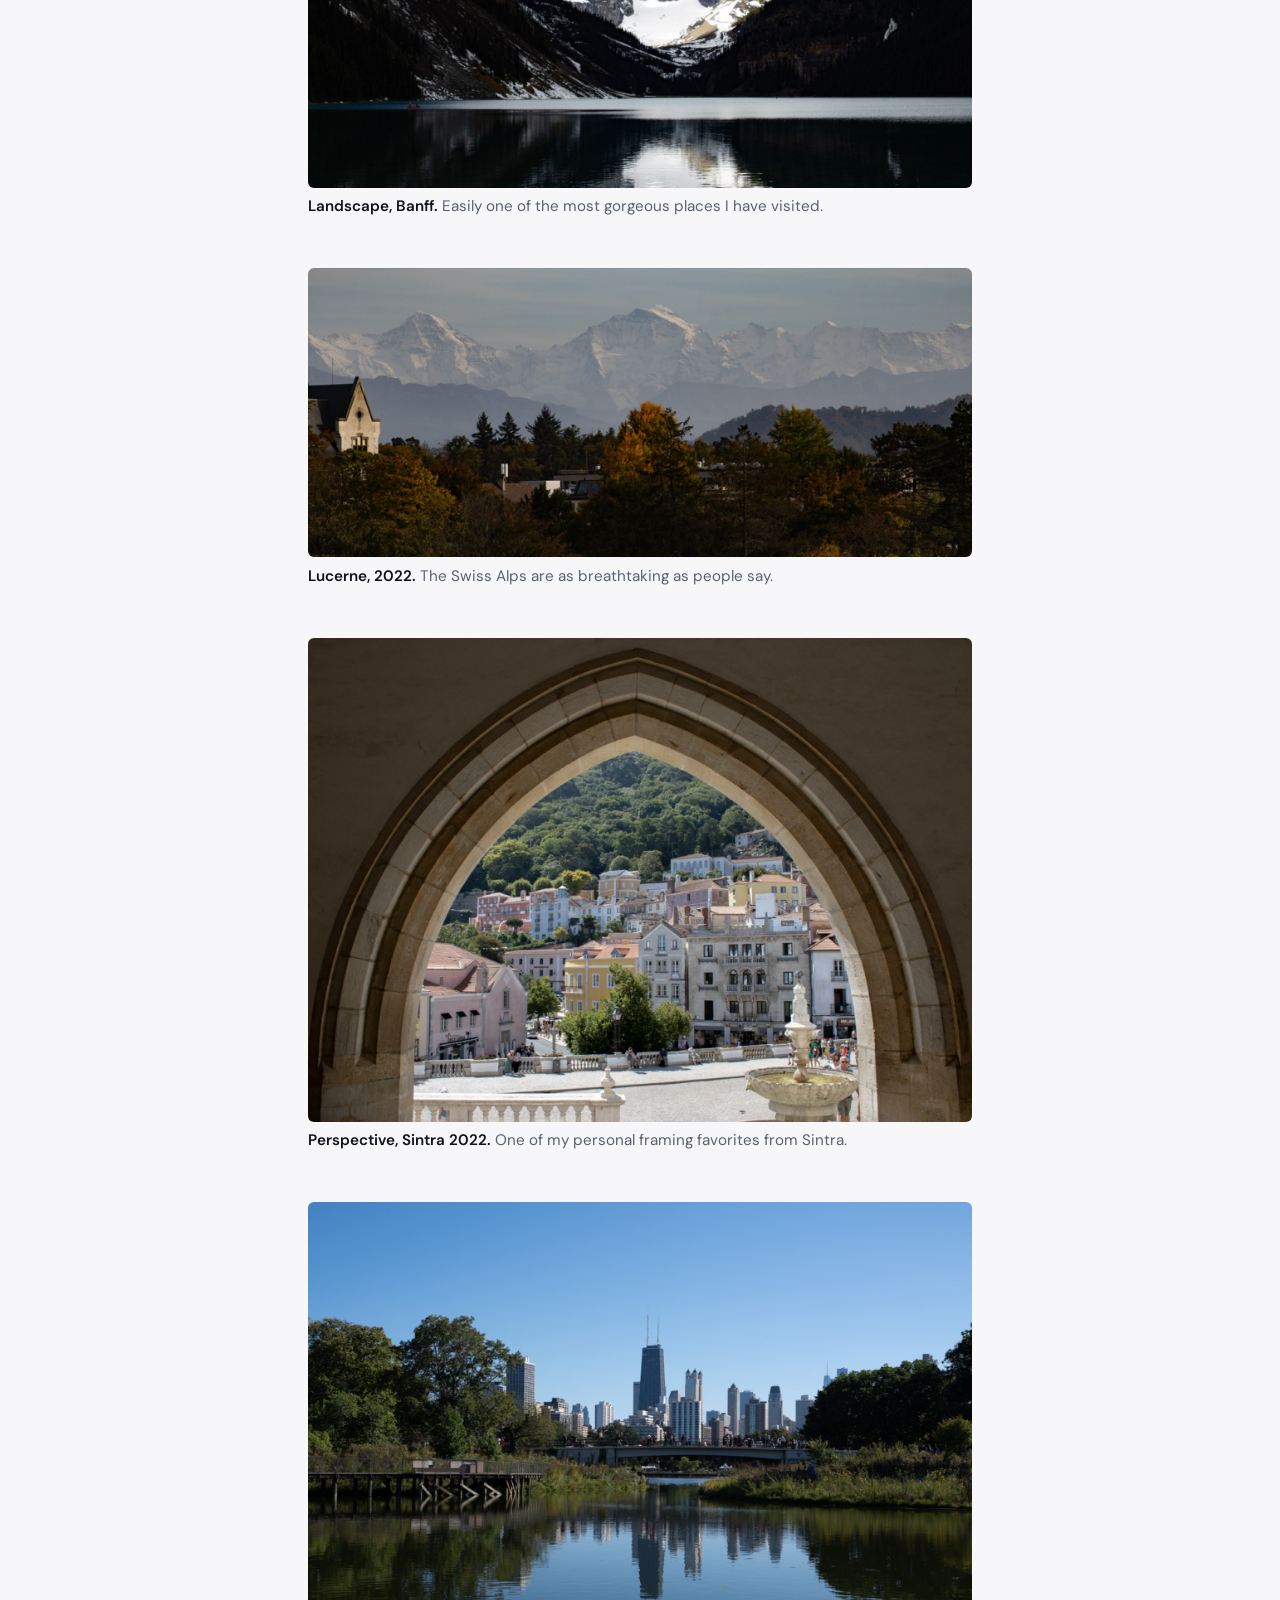
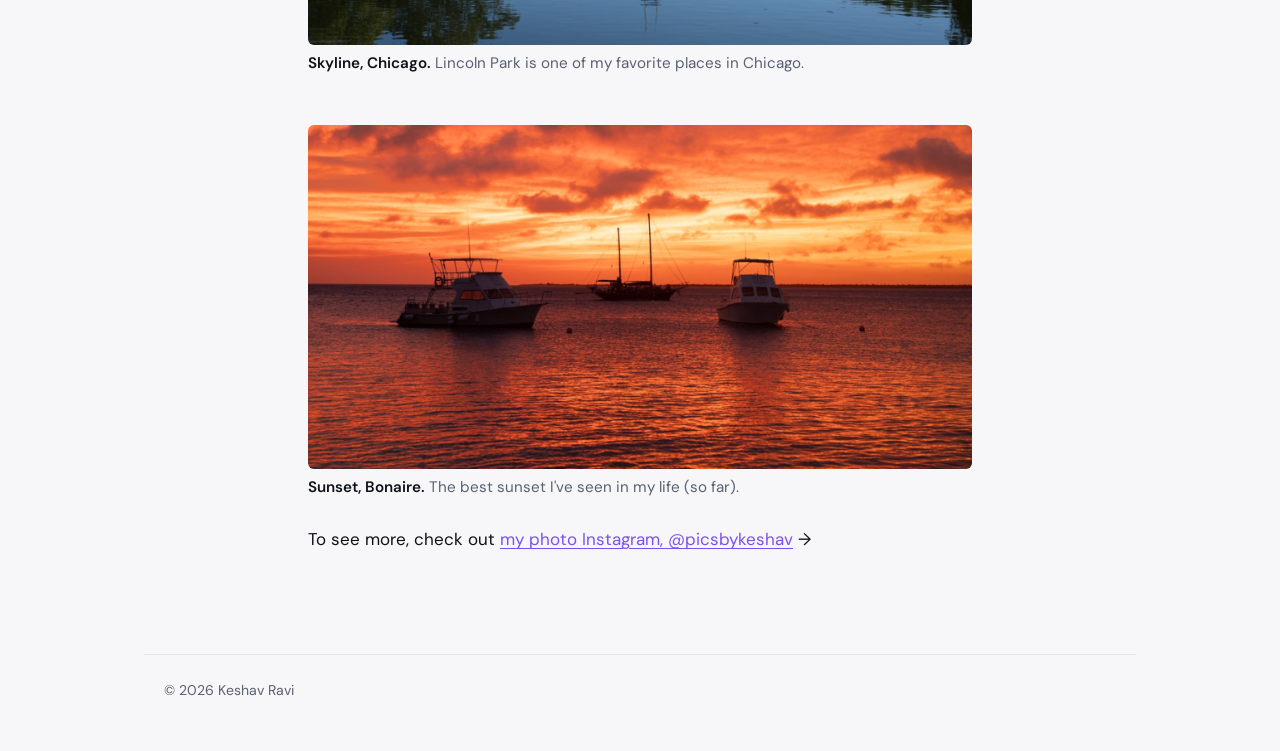
<file: interests.html>
<!doctype html>
<html lang="en">
<head>
  <meta charset="utf-8">
  <meta name="viewport" content="width=device-width, initial-scale=1">
  <title>Interests | Keshav Ravi</title>
  <meta name="description" content="Personal interests of Keshav Ravi.">
  <script src="theme.js"></script>
  <link rel="preconnect" href="https://fonts.googleapis.com">
  <link rel="preconnect" href="https://fonts.gstatic.com" crossorigin>
  <link href="https://fonts.googleapis.com/css2?family=DM+Sans:wght@400;500;600&amp;family=Space+Grotesk:wght@400;500;600;700&amp;display=swap" rel="stylesheet">
  <link rel="stylesheet" href="styles.css">
</head>
<body>
  <a class="skip-link" href="#main">Skip to content</a>
  <header class="site-header">
    <a class="brand" href="index.html">Keshav Ravi</a>
    <nav class="nav" aria-label="Main">
      <a href="about.html">About</a>
      <a href="experience.html">Experience</a>
      <a href="interests.html" aria-current="page">Interests</a>
      <a href="projects.html">Projects</a>
      <a href="contact.html">Contact</a>
    <div class="header-tools">
      <a class="icon-link" href="https://www.linkedin.com/in/keshavravi" target="_blank" rel="noopener" aria-label="LinkedIn (opens in a new tab)">
        <svg viewBox="0 0 24 24" width="20" height="20" fill="currentColor" aria-hidden="true"><path d="M20.45 20.45h-3.56v-5.57c0-1.33-.03-3.04-1.85-3.04-1.86 0-2.14 1.45-2.14 2.94v5.67H9.35V9h3.41v1.56h.05c.48-.9 1.64-1.85 3.37-1.85 3.6 0 4.27 2.37 4.27 5.46v6.28zM5.34 7.43a2.06 2.06 0 1 1 0-4.13 2.06 2.06 0 0 1 0 4.13zM7.12 20.45H3.56V9h3.56v11.45zM22.22 0H1.77C.79 0 0 .77 0 1.73v20.54C0 23.23.79 24 1.77 24h20.45c.98 0 1.78-.77 1.78-1.73V1.73C24 .77 23.2 0 22.22 0z"/></svg>
      </a>
      <a class="icon-link" href="https://github.com/keshav-ravi" target="_blank" rel="noopener" aria-label="GitHub (opens in a new tab)">
        <svg viewBox="0 0 24 24" width="20" height="20" fill="currentColor" aria-hidden="true"><path d="M12 .3a12 12 0 0 0-3.8 23.4c.6.1.8-.3.8-.6v-2c-3.3.7-4-1.6-4-1.6-.6-1.4-1.4-1.8-1.4-1.8-1-.7.1-.7.1-.7 1.2.1 1.8 1.2 1.8 1.2 1 1.8 2.8 1.3 3.5 1 .1-.8.4-1.3.7-1.6-2.7-.3-5.5-1.3-5.5-5.9 0-1.3.5-2.4 1.2-3.2-.1-.3-.5-1.5.1-3.2 0 0 1-.3 3.3 1.2a11.5 11.5 0 0 1 6 0c2.3-1.5 3.3-1.2 3.3-1.2.7 1.7.2 2.9.1 3.2.8.8 1.2 1.9 1.2 3.2 0 4.6-2.8 5.6-5.5 5.9.4.4.8 1.1.8 2.2v3.3c0 .3.2.7.8.6A12 12 0 0 0 12 .3z"/></svg>
      </a>
      <button class="theme-toggle" id="theme-toggle" type="button" aria-label="Toggle dark mode"></button>
    </div>
    </nav>
  </header>

  <main id="main">
    <h1>Interests</h1>
    <p class="lead">Tennis on the court, photography everywhere else.</p>

    <section aria-labelledby="tennis-h">
      <h2 class="section-title section-title-lg" id="tennis-h">Tennis</h2>
      <figure class="tennis-figure">
        <img class="tennis-photo" src="photos/tennis.jpg" alt="Keshav and his father playing doubles tennis with close family friends" loading="lazy">
        <figcaption>My dad (left most) and me (yellow shirt) playing doubles with close family friends.</figcaption>
      </figure>
      <div class="tennis-text">
        <p>Tennis is how I stay close to my father, whom I lost unexpectedly in 2020. He coached me on my serve, making me serve basket after basket. It was bitter work in the moment, but the results paid off on the court with my serve being my best stroke.</p>
        <p>But, the memories I treasure most are from playing doubles together. We were a team and would talk through our plan and laugh off the misses. When losing a few points in a row, he’d remind me to forget it and focus on the next one.</p>
        <p>Doubles taught me how to communicate, trust a partner, and adapt on the fly. It’s also where I learned that teamwork is just more fun. I bring that same energy to everything I do, one point at a time.</p>
      </div>
    </section>

    <section aria-labelledby="photo-h">
      <h2 class="section-title section-title-lg" id="photo-h">Photography</h2>
      <p>My DSLR comes with me on every vacation. I like slowing down to look for the shot, and I enjoy editing the photos afterward. Here are a few favorites.</p>

      <div class="gallery">
        <figure>
          <img src="photos/elephant-tanzania.jpg" alt="African elephant in the Serengeti, Tanzania" loading="lazy">
          <figcaption><strong>African Elephant, Tanzania 2022.</strong> My first trip using my DSLR was on a safari in the Serengeti. Elephants are one of my favorite animals.</figcaption>
        </figure>
        <figure>
          <img src="photos/cheetah-tanzania.jpg" alt="Cheetah family on an ant hill in Tanzania" loading="lazy">
          <figcaption><strong>Cheetah, Tanzania 2022.</strong> A rare moment: a whole cheetah family on an ant hill.</figcaption>
        </figure>
        <figure>
          <img src="photos/cherry-blossoms-nyc.jpg" alt="Cherry blossoms in front of the El Dorado building in New York City" loading="lazy">
          <figcaption><strong>Cherry Blossoms, NYC.</strong> Capturing the iconic El Dorado building during cherry blossom season.</figcaption>
        </figure>
        <figure>
          <img src="photos/banff.jpg" alt="Mountain landscape in Banff" loading="lazy">
          <figcaption><strong>Landscape, Banff.</strong> Easily one of the most gorgeous places I have visited.</figcaption>
        </figure>
        <figure>
          <img src="photos/lucerne.jpg" alt="Swiss Alps landscape near Lucerne" loading="lazy">
          <figcaption><strong>Lucerne, 2022.</strong> The Swiss Alps are as breathtaking as people say.</figcaption>
        </figure>
        <figure>
          <img src="photos/sintra.jpg" alt="Framed view in Sintra, Portugal" loading="lazy">
          <figcaption><strong>Perspective, Sintra 2022.</strong> One of my personal framing favorites from Sintra.</figcaption>
        </figure>
        <figure>
          <img src="photos/chicago-skyline.jpg" alt="Chicago skyline from Lincoln Park" loading="lazy">
          <figcaption><strong>Skyline, Chicago.</strong> Lincoln Park is one of my favorite places in Chicago.</figcaption>
        </figure>
        <figure>
          <img src="photos/bonaire-sunset.jpg" alt="Sunset over the water in Bonaire" loading="lazy">
          <figcaption><strong>Sunset, Bonaire.</strong> The best sunset I've seen in my life (so far).</figcaption>
        </figure>
      </div>

      <p class="gallery-link">To see more, check out <a href="https://www.instagram.com/picsbykeshav/" target="_blank" rel="noopener">my photo Instagram, @picsbykeshav<span class="visually-hidden"> (opens in a new tab)</span></a> &rarr;</p>
    </section>
  </main>

  <footer class="site-footer">&copy; <span id="year">2026</span> Keshav Ravi</footer>
  <script src="reveal.js"></script>
</body>
</html>
</file>
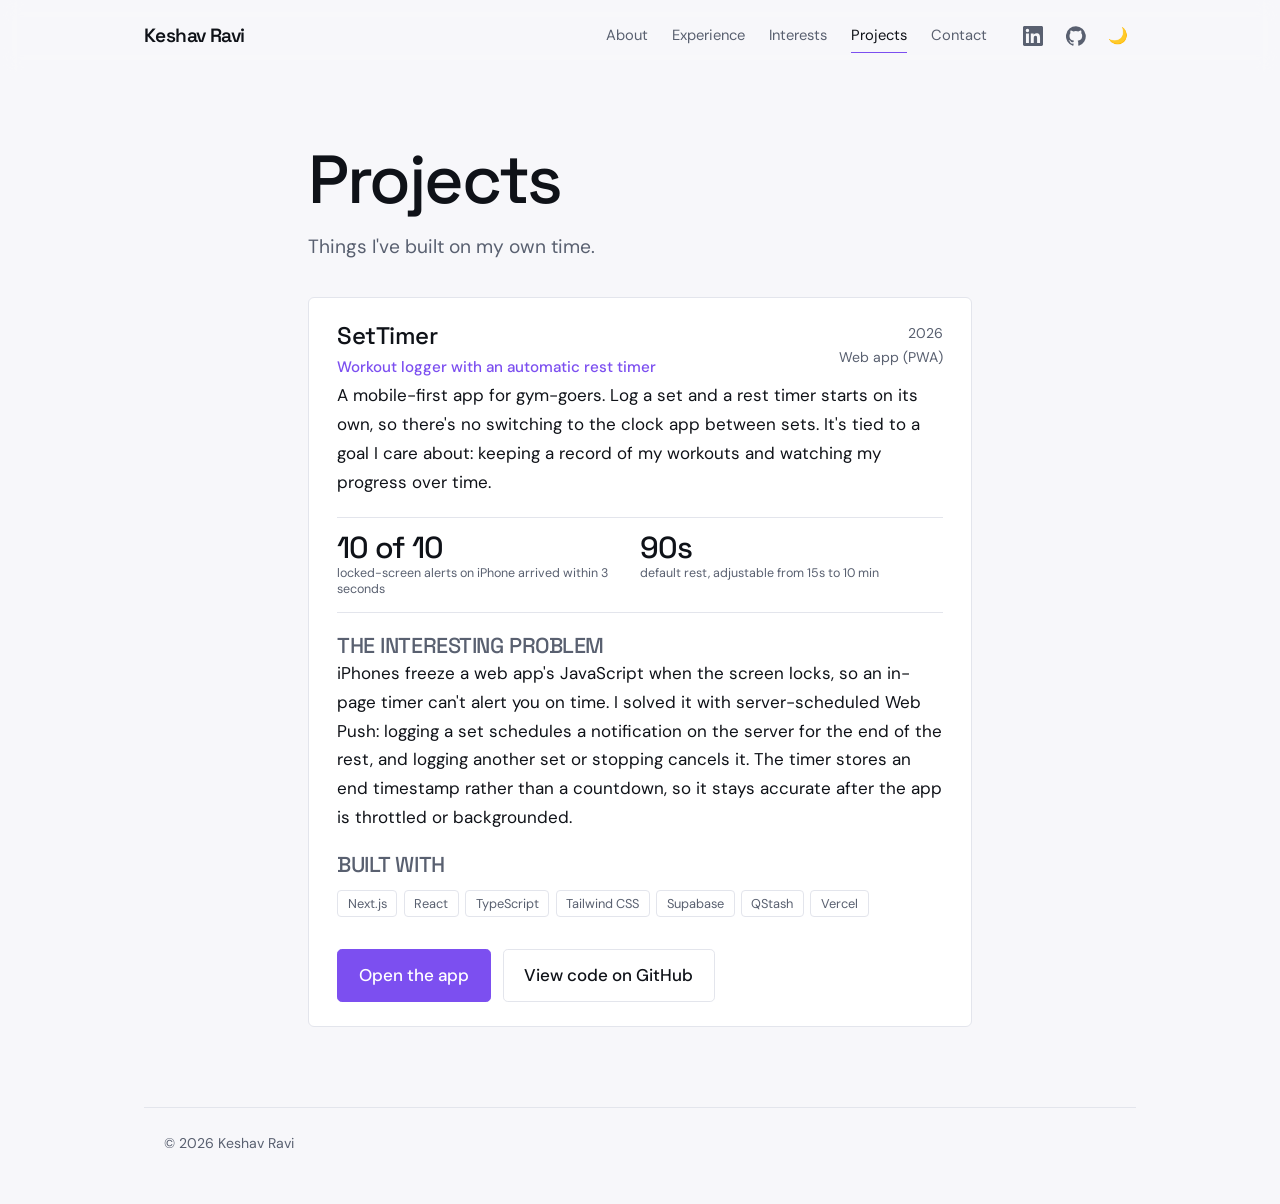
<file: projects.html>
<!doctype html>
<html lang="en">
<head>
  <meta charset="utf-8">
  <meta name="viewport" content="width=device-width, initial-scale=1">
  <title>Projects | Keshav Ravi</title>
  <meta name="description" content="Personal projects by Keshav Ravi.">
  <script src="theme.js"></script>
  <link rel="preconnect" href="https://fonts.googleapis.com">
  <link rel="preconnect" href="https://fonts.gstatic.com" crossorigin>
  <link href="https://fonts.googleapis.com/css2?family=DM+Sans:wght@400;500;600&amp;family=Space+Grotesk:wght@400;500;600;700&amp;display=swap" rel="stylesheet">
  <link rel="stylesheet" href="styles.css">
</head>
<body>
  <a class="skip-link" href="#main">Skip to content</a>
  <header class="site-header">
    <a class="brand" href="index.html">Keshav Ravi</a>
    <nav class="nav" aria-label="Main">
      <a href="about.html">About</a>
      <a href="experience.html">Experience</a>
      <a href="interests.html">Interests</a>
      <a href="projects.html" aria-current="page">Projects</a>
      <a href="contact.html">Contact</a>
    <div class="header-tools">
      <a class="icon-link" href="https://www.linkedin.com/in/keshavravi" target="_blank" rel="noopener" aria-label="LinkedIn (opens in a new tab)">
        <svg viewBox="0 0 24 24" width="20" height="20" fill="currentColor" aria-hidden="true"><path d="M20.45 20.45h-3.56v-5.57c0-1.33-.03-3.04-1.85-3.04-1.86 0-2.14 1.45-2.14 2.94v5.67H9.35V9h3.41v1.56h.05c.48-.9 1.64-1.85 3.37-1.85 3.6 0 4.27 2.37 4.27 5.46v6.28zM5.34 7.43a2.06 2.06 0 1 1 0-4.13 2.06 2.06 0 0 1 0 4.13zM7.12 20.45H3.56V9h3.56v11.45zM22.22 0H1.77C.79 0 0 .77 0 1.73v20.54C0 23.23.79 24 1.77 24h20.45c.98 0 1.78-.77 1.78-1.73V1.73C24 .77 23.2 0 22.22 0z"/></svg>
      </a>
      <a class="icon-link" href="https://github.com/keshav-ravi" target="_blank" rel="noopener" aria-label="GitHub (opens in a new tab)">
        <svg viewBox="0 0 24 24" width="20" height="20" fill="currentColor" aria-hidden="true"><path d="M12 .3a12 12 0 0 0-3.8 23.4c.6.1.8-.3.8-.6v-2c-3.3.7-4-1.6-4-1.6-.6-1.4-1.4-1.8-1.4-1.8-1-.7.1-.7.1-.7 1.2.1 1.8 1.2 1.8 1.2 1 1.8 2.8 1.3 3.5 1 .1-.8.4-1.3.7-1.6-2.7-.3-5.5-1.3-5.5-5.9 0-1.3.5-2.4 1.2-3.2-.1-.3-.5-1.5.1-3.2 0 0 1-.3 3.3 1.2a11.5 11.5 0 0 1 6 0c2.3-1.5 3.3-1.2 3.3-1.2.7 1.7.2 2.9.1 3.2.8.8 1.2 1.9 1.2 3.2 0 4.6-2.8 5.6-5.5 5.9.4.4.8 1.1.8 2.2v3.3c0 .3.2.7.8.6A12 12 0 0 0 12 .3z"/></svg>
      </a>
      <button class="theme-toggle" id="theme-toggle" type="button" aria-label="Toggle dark mode"></button>
    </div>
    </nav>
  </header>

  <main id="main">
    <h1>Projects</h1>
    <p class="lead">Things I've built on my own time.</p>

    <ul class="card-list">
      <li class="card job">
        <div class="job-head">
          <div>
            <h2>SetTimer</h2>
            <p class="role">Workout logger with an automatic rest timer</p>
          </div>
          <p class="meta">2026<br>Web app (PWA)</p>
        </div>

        <p>A mobile-first app for gym-goers. Log a set and a rest timer starts on its own, so there's no switching to the clock app between sets. It's tied to a goal I care about: keeping a record of my workouts and watching my progress over time.</p>

        <ul class="stats" aria-label="Highlights">
          <li><span class="stat-num">10 of 10</span><span class="stat-label">locked-screen alerts on iPhone arrived within 3 seconds</span></li>
          <li><span class="stat-num">90s</span><span class="stat-label">default rest, adjustable from 15s to 10 min</span></li>
        </ul>

        <h3 class="sub-title">The interesting problem</h3>
        <p>iPhones freeze a web app's JavaScript when the screen locks, so an in-page timer can't alert you on time. I solved it with server-scheduled Web Push: logging a set schedules a notification on the server for the end of the rest, and logging another set or stopping cancels it. The timer stores an end timestamp rather than a countdown, so it stays accurate after the app is throttled or backgrounded.</p>

        <h3 class="sub-title">Built with</h3>
        <ul class="tags" aria-label="Technologies">
          <li>Next.js</li><li>React</li><li>TypeScript</li><li>Tailwind CSS</li><li>Supabase</li><li>QStash</li><li>Vercel</li>
        </ul>

        <div class="button-row">
          <a class="button" href="https://set-timer-project-red.vercel.app" target="_blank" rel="noopener">Open the app<span class="visually-hidden"> (opens in a new tab)</span></a>
          <a class="button secondary" href="https://github.com/keshav-ravi/SetTimer_Project" target="_blank" rel="noopener">View code on GitHub<span class="visually-hidden"> (opens in a new tab)</span></a>
        </div>
      </li>
    </ul>
  </main>

  <footer class="site-footer">&copy; <span id="year">2026</span> Keshav Ravi</footer>
  <script src="reveal.js"></script>
</body>
</html>
</file>
<file: styles.css>
:root {
  --bg: #f7f7fa;
  --surface: #ffffff;
  --text: #0f1218;
  --muted: #596070;
  --border: #e3e5ec;
  --accent: #7c4ff0;
  --accent-text: #ffffff;
  --sans: "DM Sans", system-ui, -apple-system, "Segoe UI", Roboto, "Helvetica Neue", Arial, sans-serif;
  --display: "Space Grotesk", "DM Sans", system-ui, sans-serif;
  --max: 44rem;
  --wide: 62rem;
  --ease: cubic-bezier(0.2, 0.7, 0.2, 1);
}

:root[data-theme="dark"] {
  --bg: #0a0c11;
  --surface: #11141b;
  --text: #eef0f5;
  --muted: #9aa2b1;
  --border: #222633;
  --accent: #b794ff;
  --accent-text: #0a0c11;
}

*, *::before, *::after { box-sizing: border-box; }

html { -webkit-text-size-adjust: 100%; scroll-behavior: smooth; }

body {
  margin: 0;
  background: var(--bg);
  color: var(--text);
  font-family: var(--sans);
  font-size: 1.0625rem;
  line-height: 1.7;
  -webkit-font-smoothing: antialiased;
  transition: background-color 0.25s, color 0.25s;
}

.skip-link {
  position: absolute;
  left: 1rem;
  top: -4rem;
  background: var(--accent);
  color: var(--accent-text);
  padding: 0.5rem 1rem;
  border-radius: 0.25rem;
  z-index: 20;
}
.skip-link:focus { top: 1rem; }

a { color: var(--accent); text-underline-offset: 0.2em; }
a:hover { text-decoration-thickness: 2px; }

:focus-visible {
  outline: 2px solid var(--accent);
  outline-offset: 3px;
  border-radius: 0.2rem;
}

/* Scroll progress bar */
.progress {
  position: fixed;
  top: 0;
  left: 0;
  right: 0;
  height: 2px;
  z-index: 30;
  transform: scaleX(0);
  transform-origin: left;
  background: var(--accent);
  pointer-events: none;
}

/* Header */
.site-header {
  padding: 1.1rem max(1.25rem, calc((100% - var(--wide)) / 2));
  display: flex;
  flex-wrap: wrap;
  align-items: center;
  justify-content: space-between;
  gap: 0.75rem 1.5rem;
  border-bottom: 1px solid transparent;
  transition: border-color 0.25s;
}

@media (min-width: 40rem) {
  .site-header {
    position: sticky;
    top: 0;
    z-index: 10;
    background: color-mix(in srgb, var(--bg) 88%, transparent);
    -webkit-backdrop-filter: blur(10px);
    backdrop-filter: blur(10px);
  }
}
.site-header.scrolled { border-bottom-color: var(--border); }

.brand {
  font-family: var(--display);
  font-weight: 600;
  letter-spacing: -0.03em;
  font-size: 1.2rem;
  line-height: 1;
  color: var(--text);
  text-decoration: none;
}

.nav {
  display: flex;
  flex-wrap: wrap;
  gap: 0.25rem 1.5rem;
  align-items: center;
  flex: 1 1 auto;
  justify-content: flex-end;
}

.nav > a {
  color: var(--muted);
  text-decoration: none;
  font-size: 0.92rem;
  padding: 0.25rem 0;
  border-bottom: 1px solid transparent;
  transition: color 0.2s, border-color 0.2s;
}
.nav > a:hover { color: var(--text); border-bottom-color: var(--border); }
.nav > a[aria-current="page"] { color: var(--text); border-bottom-color: var(--accent); }

.header-tools { display: flex; align-items: center; gap: 0.4rem; margin-left: 0.25rem; }

.theme-toggle,
.icon-link {
  display: inline-flex;
  align-items: center;
  justify-content: center;
  width: 2.25rem;
  height: 2.25rem;
  border-radius: 50%;
  border: 1px solid transparent;
  background: none;
  color: var(--muted);
  cursor: pointer;
  font-size: 1rem;
  line-height: 1;
  transition: border-color 0.2s, color 0.2s;
}
.theme-toggle:hover,
.icon-link:hover { border-color: var(--border); color: var(--text); }

/* Layout */
main {
  max-width: var(--max);
  margin: 0 auto;
  padding: 4.5rem 1.25rem 5rem;
}
main.home { max-width: var(--wide); padding-top: 5rem; }

h1 {
  font-family: var(--display);
  font-weight: 500;
  font-size: clamp(2.5rem, 7.5vw, 4.25rem);
  line-height: 1.05;
  letter-spacing: -0.035em;
  margin: 0 0 1rem;
}
h1 em { color: var(--accent); font-style: normal; }
h2 { font-family: var(--display); font-weight: 500; letter-spacing: -0.02em; font-size: 1.5rem; margin: 0 0 0.25rem; line-height: 1.2; }

.lead { font-size: 1.2rem; color: var(--muted); margin: 0 0 2.25rem; line-height: 1.55; max-width: 38rem; }
p { margin: 0 0 1.25rem; }

.section-title {
  display: flex;
  align-items: center;
  gap: 1rem;
  font-size: 0.75rem;
  font-weight: 500;
  text-transform: uppercase;
  letter-spacing: 0.12em;
  color: var(--muted);
  margin: 3.5rem 0 0;
}
.section-title::after { content: ""; flex: 1; height: 1px; background: var(--border); }
main > section:first-of-type .section-title { margin-top: 2rem; }
.section-title-lg { font-size: 1.5rem; font-weight: 600; letter-spacing: 0.08em; color: var(--text); }

/* Homepage hero */
.hero { display: grid; grid-template-columns: minmax(0, 1.2fr) minmax(0, 1fr); gap: 2.5rem; align-items: center; }
.hero-text .lead { margin-bottom: 0; }
.hero-figure { margin: 0; }
.hero-figure figcaption { font-size: 0.95rem; color: var(--muted); margin-top: 0.4rem; text-align: center; }
.hero-photo { display: block; width: 100%; height: auto; border-radius: 0.375rem; }

/* Homepage panels */
.panels {
  list-style: none;
  margin: 3.5rem 0 0;
  padding: 0;
  display: grid;
  grid-template-columns: repeat(2, minmax(0, 1fr));
  gap: 1rem;
}
.panels .wide-panel { grid-column: 1 / -1; }

.panel {
  position: relative;
  display: grid;
  grid-template-columns: 1fr;
  align-items: center;
  text-align: center;
  gap: 1rem;
  min-height: 11.5rem;
  padding: 1.5rem;
  border: 1px solid var(--border);
  border-radius: 0.375rem;
  background: var(--surface);
  color: var(--text);
  text-decoration: none;
  transition: border-color 0.25s, background-color 0.25s;
}
.panel h2 { font-size: 1.9rem; margin-bottom: 0.35rem; }
.panel p { margin: 0; color: var(--muted); font-size: 0.95rem; line-height: 1.5; }
.panel .arrow { position: absolute; right: 1.5rem; top: 50%; margin-top: -0.85rem; font-size: 1.4rem; color: var(--muted); transition: transform 0.3s var(--ease), color 0.25s; }
.panel:hover { border-color: var(--accent); }
.panel:hover .arrow { transform: translateX(6px); color: var(--accent); }

/* Cards */
.card-list { list-style: none; margin: 1.5rem 0 0; padding: 0; display: grid; gap: 1rem; }

.card {
  background: var(--surface);
  border: 1px solid var(--border);
  border-radius: 0.375rem;
  padding: 1.5rem 1.75rem;
  transition: border-color 0.3s;
}
@media (hover: hover) {
  .card:hover { border-color: color-mix(in srgb, var(--accent) 50%, var(--border)); }
}
.card p:last-child { margin-bottom: 0; }
.meta { color: var(--muted); font-size: 0.88rem; margin: 0 0 0.75rem; }

.tags { list-style: none; display: flex; flex-wrap: wrap; gap: 0.4rem; padding: 0; margin: 0.75rem 0 0; }
.tags li {
  font-size: 0.8rem;
  border: 1px solid var(--border);
  border-radius: 0.25rem;
  padding: 0.1rem 0.6rem;
  color: var(--muted);
}

/* Buttons */
.button {
  display: inline-block;
  background: var(--accent);
  color: var(--accent-text);
  text-decoration: none;
  font-weight: 500;
  padding: 0.7rem 1.3rem;
  border-radius: 0.3rem;
  border: 1px solid var(--accent);
  transition: background-color 0.2s, color 0.2s;
}
.button:hover { background: transparent; color: var(--accent); }
.button.secondary { background: transparent; color: var(--text); border-color: var(--border); }
.button.secondary:hover { border-color: var(--text); color: var(--text); }
.button-row { display: flex; flex-wrap: wrap; gap: 0.75rem; margin-top: 2rem; }

/* Experience / project cards */
.job h3 { font-family: var(--display); font-weight: 500; letter-spacing: -0.02em; font-size: 1.35rem; margin: 0; line-height: 1.2; }
.company-note { font-family: var(--sans); font-weight: 400; color: var(--muted); font-size: 0.88rem; }
.job-head { display: flex; flex-wrap: wrap; justify-content: space-between; gap: 0.5rem 1.5rem; }
.job-head .meta { text-align: right; margin: 0; }
.role { margin: 0; color: var(--accent); font-weight: 500; font-size: 0.95rem; }

.stats { list-style: none; display: grid; grid-template-columns: repeat(auto-fit, minmax(8.5rem, 1fr)); gap: 0; padding: 0; margin: 1.25rem 0; border-top: 1px solid var(--border); border-bottom: 1px solid var(--border); }
.stats li {
  padding: 0.85rem 1rem 0.85rem 0;
  display: flex;
  flex-direction: column;
  transition: opacity 0.6s var(--ease) calc(0.25s + var(--i, 0) * 0.09s), transform 0.6s var(--ease) calc(0.25s + var(--i, 0) * 0.09s);
}
.stat-num { font-family: var(--display); font-weight: 500; letter-spacing: -0.03em; font-size: 1.9rem; line-height: 1.1; color: var(--text); }
.stat-label { font-size: 0.78rem; color: var(--muted); line-height: 1.35; }

.bullets { margin: 0; padding-left: 1.1rem; font-size: 0.96rem; }
.bullets li { margin-bottom: 0.5rem; }
.bullets li::marker { color: var(--accent); }

section .tags { margin-top: 1rem; }
.sub-title { font-size: 0.75rem; font-weight: 500; text-transform: uppercase; letter-spacing: 0.12em; color: var(--muted); margin: 1.5rem 0 0.5rem; }

/* Interests */
.photo-placeholder {
  border: 1px dashed var(--border);
  border-radius: 0.375rem;
  min-height: 9rem;
  display: flex;
  align-items: center;
  justify-content: center;
  color: var(--muted);
  margin: 1rem 0 0.5rem;
}
.photo-placeholder p { margin: 0; }
.about-photo { margin: 0 0 1.5rem; max-width: 40rem; }
.about-photo .photo-placeholder { aspect-ratio: 3 / 2; margin: 0; }
.about-photo.portrait { max-width: 22rem; margin-inline: auto; }
.about-photo img { display: block; width: 100%; height: auto; border-radius: 0.375rem; }
.about-photo figcaption { font-size: 0.95rem; color: var(--muted); margin-top: 0.4rem; text-align: center; }

/* Contact */
.contact-grid {
  display: grid;
  grid-template-columns: minmax(0, 1fr) minmax(0, 14rem);
  gap: 3rem;
  align-items: start;
}
.contact-form { display: grid; gap: 0.4rem; }
.contact-form label { font-weight: 500; font-size: 0.9rem; margin-top: 0.75rem; }
.contact-form label:first-child { margin-top: 0; }
.contact-form input,
.contact-form textarea {
  font: inherit;
  color: var(--text);
  background: var(--surface);
  border: 1px solid var(--border);
  border-radius: 0.3rem;
  padding: 0.7rem 0.9rem;
  width: 100%;
  transition: border-color 0.2s;
}
.contact-form textarea { resize: vertical; min-height: 9rem; }
.contact-form input:focus,
.contact-form textarea:focus { border-color: var(--accent); outline: none; }
.contact-form .button { margin-top: 1rem; justify-self: start; cursor: pointer; font: inherit; font-weight: 500; }
.contact-form .button:disabled { opacity: 0.6; cursor: wait; }
.form-note { color: var(--muted); font-size: 0.88rem; margin: 0.5rem 0 0; }
.contact-side p { color: var(--muted); margin: 0; overflow-wrap: anywhere; }
.hp { position: absolute; left: -9999px; width: 1px; height: 1px; opacity: 0; }

.visually-hidden { position: absolute; width: 1px; height: 1px; overflow: hidden; clip: rect(0 0 0 0); white-space: nowrap; }

.site-footer {
  max-width: var(--wide);
  margin: 0 auto;
  padding: 1.5rem 1.25rem 3rem;
  border-top: 1px solid var(--border);
  color: var(--muted);
  font-size: 0.88rem;
}

/* Scroll reveal (classes are added by reveal.js, so content is visible without JS) */
.reveal {
  opacity: 0;
  transform: translateY(22px);
  transition: opacity 0.8s var(--ease) var(--d, 0s), transform 0.8s var(--ease) var(--d, 0s);
}
.reveal.in { opacity: 1; transform: none; }
.card.reveal:not(.in) .stats li { opacity: 0; transform: translateY(10px); }

@media (max-width: 40rem) {
  .contact-grid { grid-template-columns: 1fr; gap: 2rem; }
  .panels { grid-template-columns: 1fr; }
  .hero { grid-template-columns: 1fr; gap: 1.5rem; }
  .hero-photo { max-width: 20rem; }
  .panel { min-height: 9rem; }
}

@media (max-width: 30rem) {
  body { font-size: 1rem; }
  .nav { justify-content: flex-start; order: 3; flex-basis: 100%; }
  main, main.home { padding-top: 2.5rem; }
  .card { padding: 1.25rem; }
  .job-head .meta { text-align: left; }
  .stats { grid-template-columns: repeat(2, 1fr); }
}

@media (prefers-reduced-motion: reduce) {
  html { scroll-behavior: auto; }
  *, *::before, *::after { transition: none !important; animation: none !important; }
}

/* Interests: tennis and photo gallery */

.photo-placeholder.tall { aspect-ratio: 4 / 5; margin: 0; }


.gallery { display: flex; flex-direction: column; gap: 3rem; margin-top: 1.5rem; max-width: 52rem; margin-inline: auto; }
.gallery figure { margin: 0; }
.gallery img { display: block; width: 100%; height: auto; border-radius: 0.375rem; }
.gallery figcaption { font-size: 0.95rem; color: var(--muted); margin-top: 0.4rem; }
.gallery figcaption strong { color: var(--text); font-weight: 600; }
.tennis-figure { margin: 1.5rem auto 0; max-width: 52rem; }
.tennis-figure figcaption { font-size: 0.95rem; color: var(--muted); margin-top: 0.4rem; }
.tennis-text { max-width: 52rem; margin: 1.5rem auto 0; }
.tennis-text p { margin: 0 0 1rem; }
.tennis-text p:last-child { margin-bottom: 0; }
.tennis-photo { display: block; width: 100%; height: auto; border-radius: 0.375rem; }
.gallery-link { margin-top: 1.5rem; }
</file>
